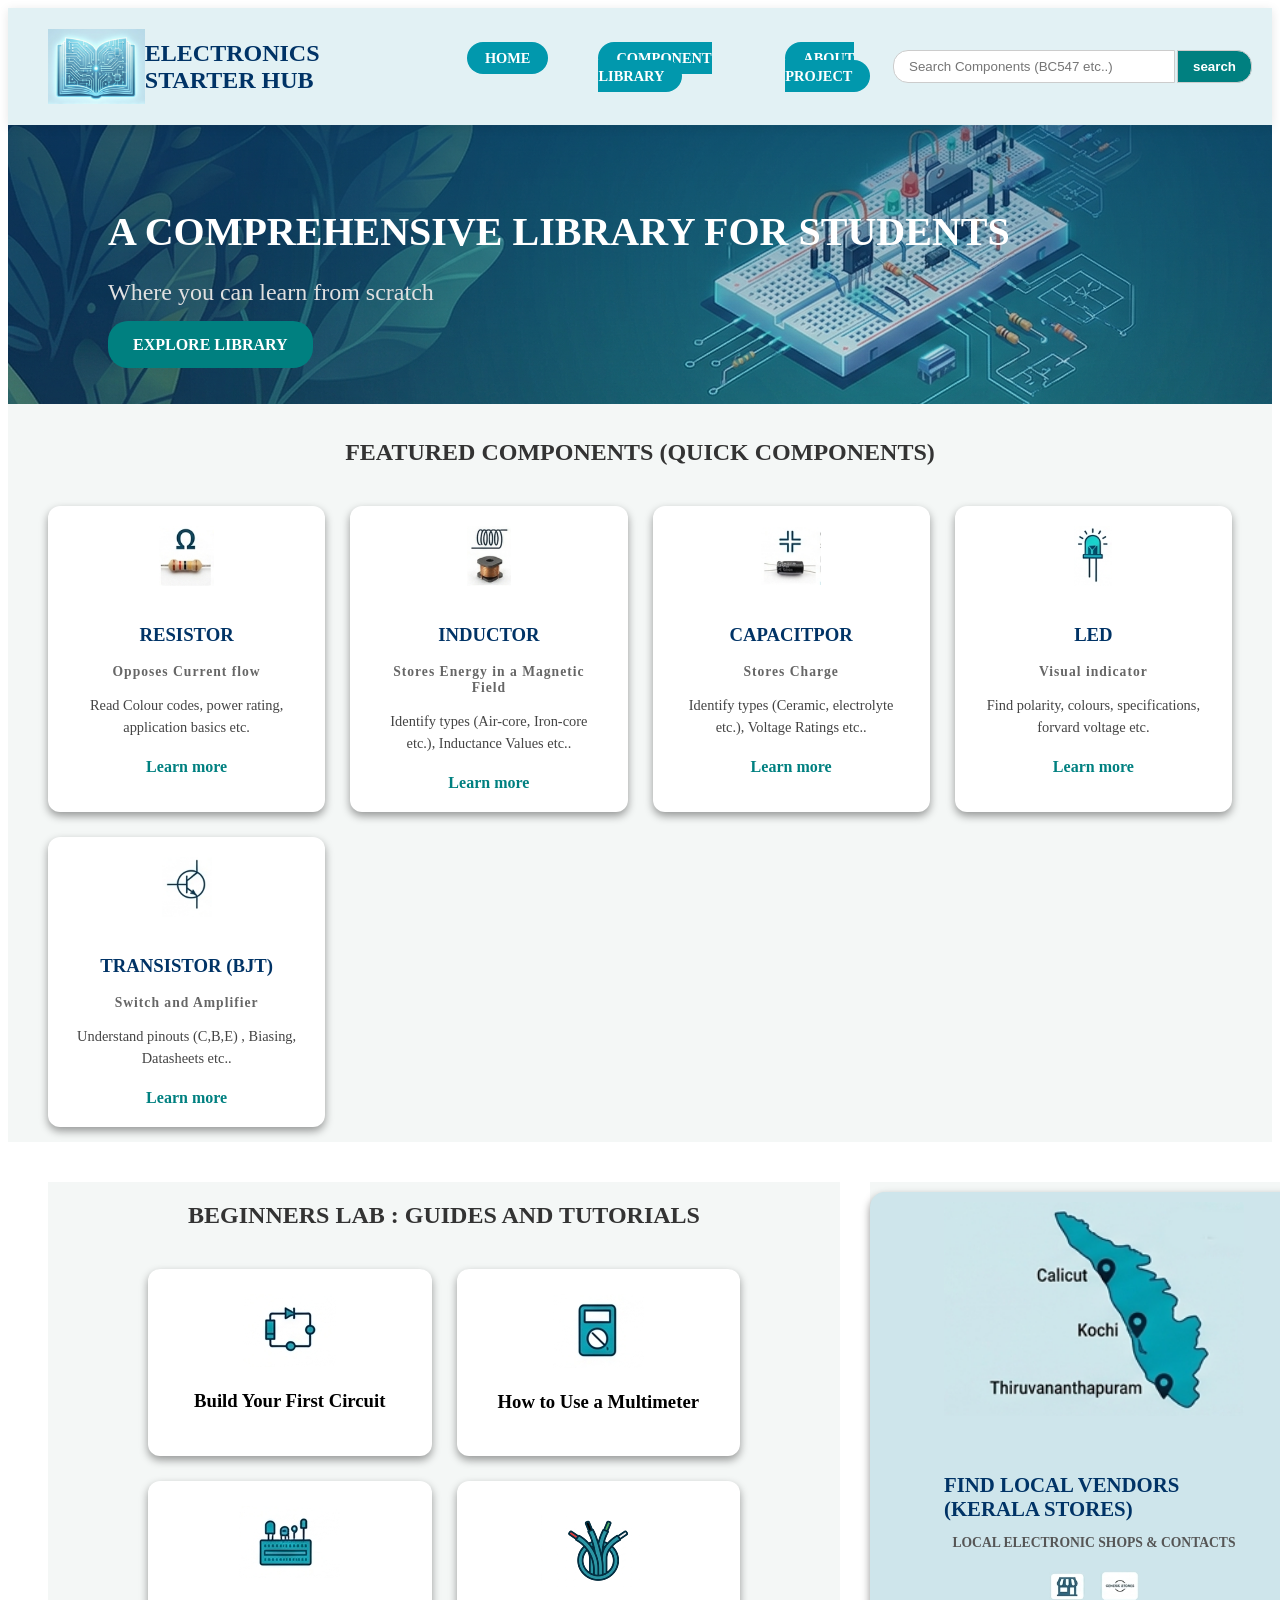
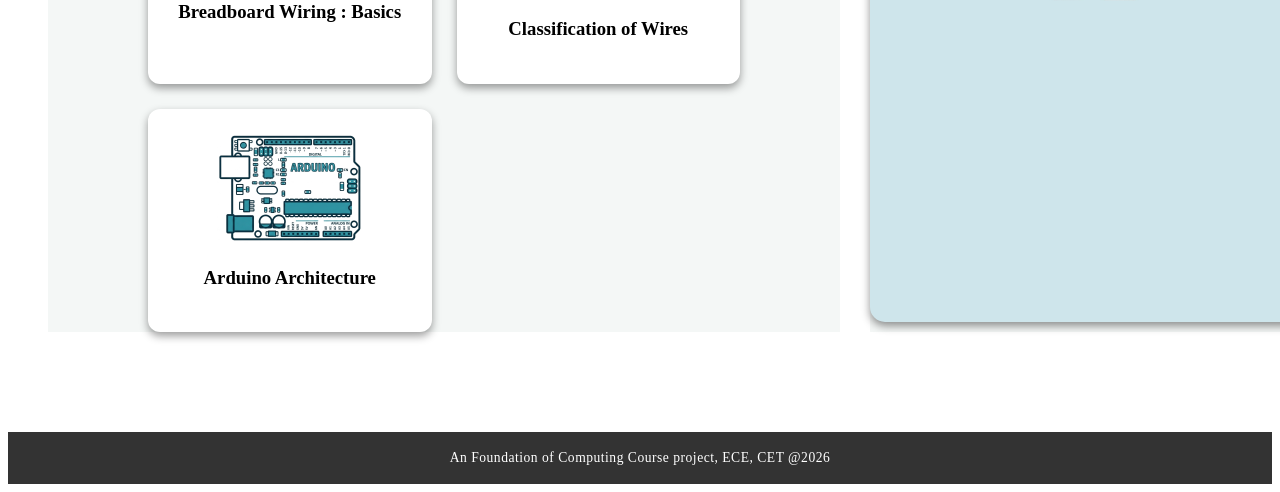
<file: index.html>
<!DOCTYPE html>

<html lang="en">
    <head>
        <meta charset="UTF-8">
        <meta name="viewport" content="width=device-width, initial-scale=1.0">
        <title> ELECTRONICS STARTER HUB </title>
        <link rel="stylesheet" href="style.css">
    </head>

    <body>
        
        <header> 
            <div class = "logo-section"> 
            <img src = "Images/Book logo main.png" alt = "Hub Logo">
            <span class="site-title">     ELECTRONICS STARTER HUB   </span>
            </div>

            <nav class = "Main-Menu" >
                <ul>
                    <li><a href = "index.html#HOME" class="active-btn"> HOME </a></li>
                    <li><a href = "component-library.html#COMPONENT LIBRARY " class="active-btn"> COMPONENT LIBRARY </a></li>
                    <li><a href = "about-us.html#ABOUT PROJECT " class="active-btn"> ABOUT PROJECT </a></li>
                </ul>
            </nav>

            <div class = "search-section">
                <form action = "/search" >  
                <input type="text" placeholder="Search Components (BC547 etc..)">
                <button type="Submit" > search </button>
                </form>
            </div>
        </header>

        <section class="img-writting"> 
            <div class="img-text">
                
                <h1> A COMPREHENSIVE LIBRARY FOR STUDENTS </h1>
                <p> Where you can learn from scratch </p>
                <a href="component-library.html" class ="explore-button-img"> EXPLORE LIBRARY</a>

            </div>
        </section>



        <main>
            <section id="library" class="featured-components">
                <h2>  FEATURED COMPONENTS (QUICK COMPONENTS)  </h2>

                <div class = "card-grid">



                    <div class ="card">
                        <img src = "Images/Resistor.png" alt="RESISTOR Icon">
                        <h3> RESISTOR </h3>
                        <h4> Opposes Current flow </h4>
                        <p> Read Colour codes, power rating, application basics etc. </p>
                        <a href= "resistor-section.html" class="learn-more" > Learn more </a>
                    </div>

                    <div class ="card">
                        <img src = "Images/inductor.png" alt="INDUCTOR Icon">
                        <h3>INDUCTOR</h3>
                        <h4>Stores Energy in a Magnetic Field</h4>
                        <p> Identify types (Air-core, Iron-core etc.), Inductance Values etc..  </p>
                        <a href= "Inductor-section.html" class="learn-more" > Learn more </a>
                    </div>
                    
                    <div class ="card">
                        <img src = "Images/Capacitor logo.png" alt="CAPACITPOR Icon">
                        <h3>CAPACITPOR</h3>
                        <h4>Stores Charge</h4>
                        <p> Identify types (Ceramic, electrolyte etc.), Voltage Ratings etc..  </p>
                        <a href= "Capacitor-section.html" class="learn-more" > Learn more </a>
                    </div>

                    <div class ="card">
                        <img src = "Images/Led logo.png" alt="LED Icon">
                        <h3> LED</h3>
                        <h4> Visual indicator </h4>
                        <p> Find polarity, colours, specifications, forvard voltage etc. </p>
                        <a href= "led-section.html" class="learn-more" > Learn more </a>
                    </div>

                    <div class ="card">
                        <img src = "Images/Transistor logo.png" alt="TRANSISTOR Icon">
                        <h3> TRANSISTOR (BJT)</h3>
                        <h4> Switch and Amplifier</h4>
                        <p> Understand pinouts (C,B,E) , Biasing, Datasheets etc.. </p>
                        <a href= "transistor-section.html" class="learn-more" > Learn more </a>
                    </div>

                </div>

            </section>

                <div class="bottom-modules-container"> 
                    <section id="Guides" class="guides-tutorials">
                        <h2> BEGINNERS LAB : GUIDES AND TUTORIALS  </h2>    
                        <div class="card-gt-grid">

                            <a href="circuit-guide.html" class="gt-card">
                                <img src="Images/Circuit.png" alt="Circuit Icon">
                                <h3>Build Your First Circuit</h3>
                            </a>

                            <a href="multimeter-guide.html" class="gt-card">
                                <img src="Images/Multimeter.png" alt="Multimeter Icon">
                                <h3>How to Use a Multimeter</h3>
                            </a>

                            <a href="breadboard-guide.html" class="gt-card">
                                <img src="Images/breadboard.png" alt="Breadboard Icon">
                                <h3>Breadboard Wiring : Basics</h3>
                            </a>
                            
                            <a href="wire-guide.html" class="gt-card">
                                <img src="Images/wire.png" alt="Breadboard Icon">
                                <h3>Classification of Wires</h3>
                            </a>
                                                
                            <a href="arduino-guide.html" class="gt-card">
                                <img src="Images/aurduino.png" alt="arduino Icon">
                                <h3>Arduino Architecture</h3>
                            </a>
                            
                        </div>
                    </section>
                    <section class="vendor-section">
                    
                        <a href="vendors.html" class="vendor-promo-card">
                            
                            <div class="vendor-card-content">
                                <img src="Images/Kerala.png" alt="Map Icon" class="kerala-map">
                            
                                <div class="vendor-info">
                                    <h2>FIND LOCAL VENDORS (KERALA STORES)</h2>
                                    <p>LOCAL ELECTRONIC SHOPS & CONTACTS</p>
                                    
                                    <div class="vendor-logos">
                                        <img src="Images/shop.png" alt="Shop 1">
                                        <img src="Images/Shop-generic.png" alt="Shop 2">
                                    </div>
                                </div>
                            </div>
                        
                        </a>

                    
                    </section>
                </div> </section>




            
        </main>

        <footer>
            <div class = "footer-content">
            <p> An Foundation of Computing Course project, ECE, CET @2026 </p>
            </div>
        </footer>
        <script src="script.js"></script>

    </body> 
</html>
</file>
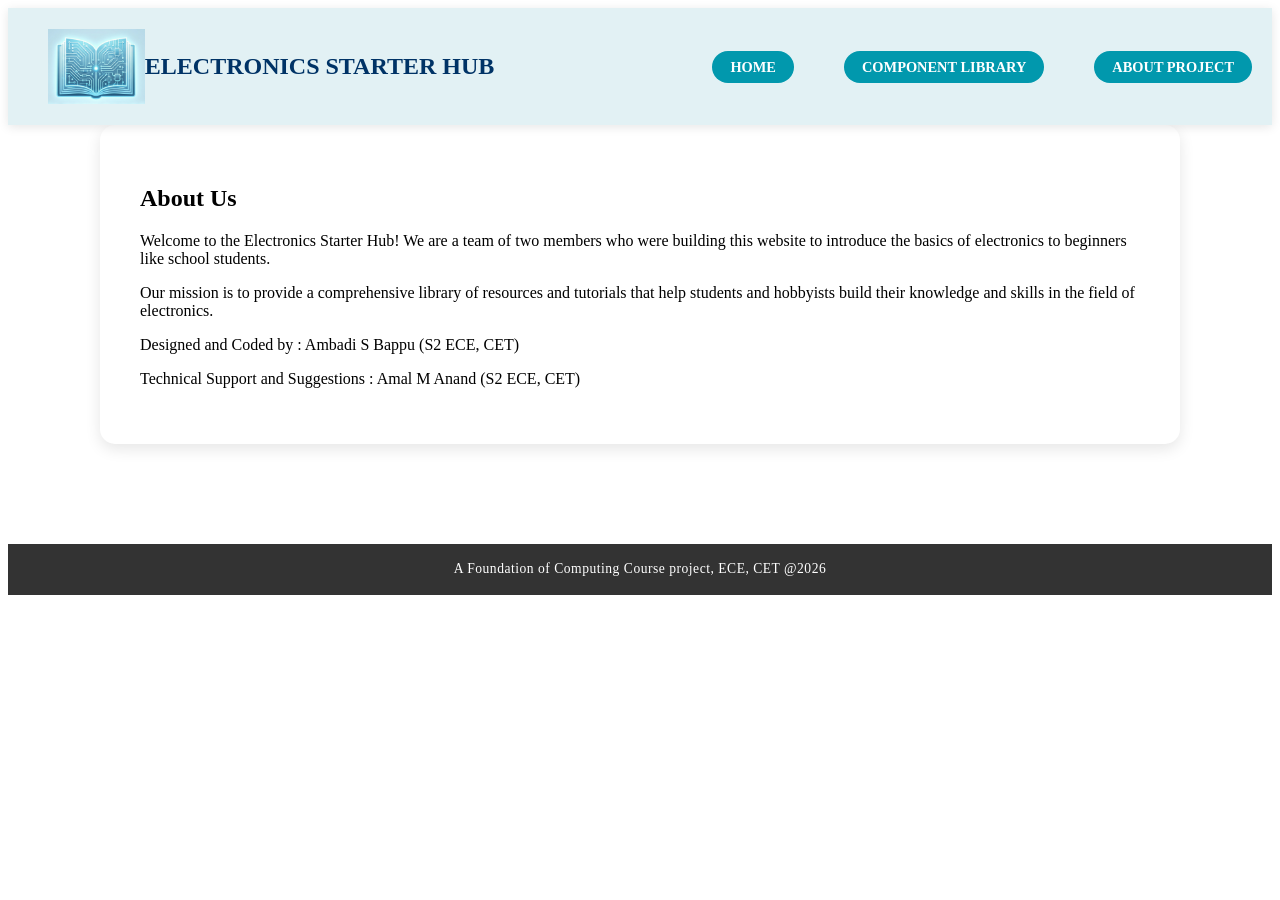
<file: about-us.html>
<!DOCTYPE html>

<html lang="en">
    <head>
        <meta charset="UTF-8">
        <meta name="viewport" content="width=device-width, initial-scale=1.0">
        <title> ELECTRONICS STARTER HUB </title>
        <link rel="stylesheet" href="style.css">
    </head>

<body>
    
    <header> 
        <div class = "logo-section"> 
        <img src = "Images/Book logo main.png" alt = "Hub Logo">
        <span class="site-title">     ELECTRONICS STARTER HUB   </span>
        </div>

        <nav class = "Main-Menu" >
            <ul>
                <li><a href = "index.html#HOME" class="active-btn"> HOME </a></li>
                <li><a href = "component-library.html#COMPONENT LIBRARY " class="active-btn"> COMPONENT LIBRARY </a></li>
                <li><a href = "about-us.html#ABOUT PROJECT " class="active-btn"> ABOUT PROJECT </a></li>
            </ul>
        </nav>


    </header>

    <main>
        <section class="component-details">
            <h2>About Us</h2>
            <p>Welcome to the Electronics Starter Hub! We are a team of two members who were building this website to introduce the basics of electronics to beginners like school students. </p>
            <p>Our mission is to provide a comprehensive library of resources and tutorials that help students and hobbyists build their knowledge and skills in the field of electronics. </p>
            <p> Designed and Coded by : Ambadi S Bappu (S2 ECE, CET) </p>
            <p> Technical Support and Suggestions : Amal M Anand (S2 ECE, CET) </p>

        </section>
    </main>

    <footer>
        <div class="footer-content">
            <p>A Foundation of Computing Course project, ECE, CET @2026</p>
        </div>
    </footer>
</body>
</html>
</file>
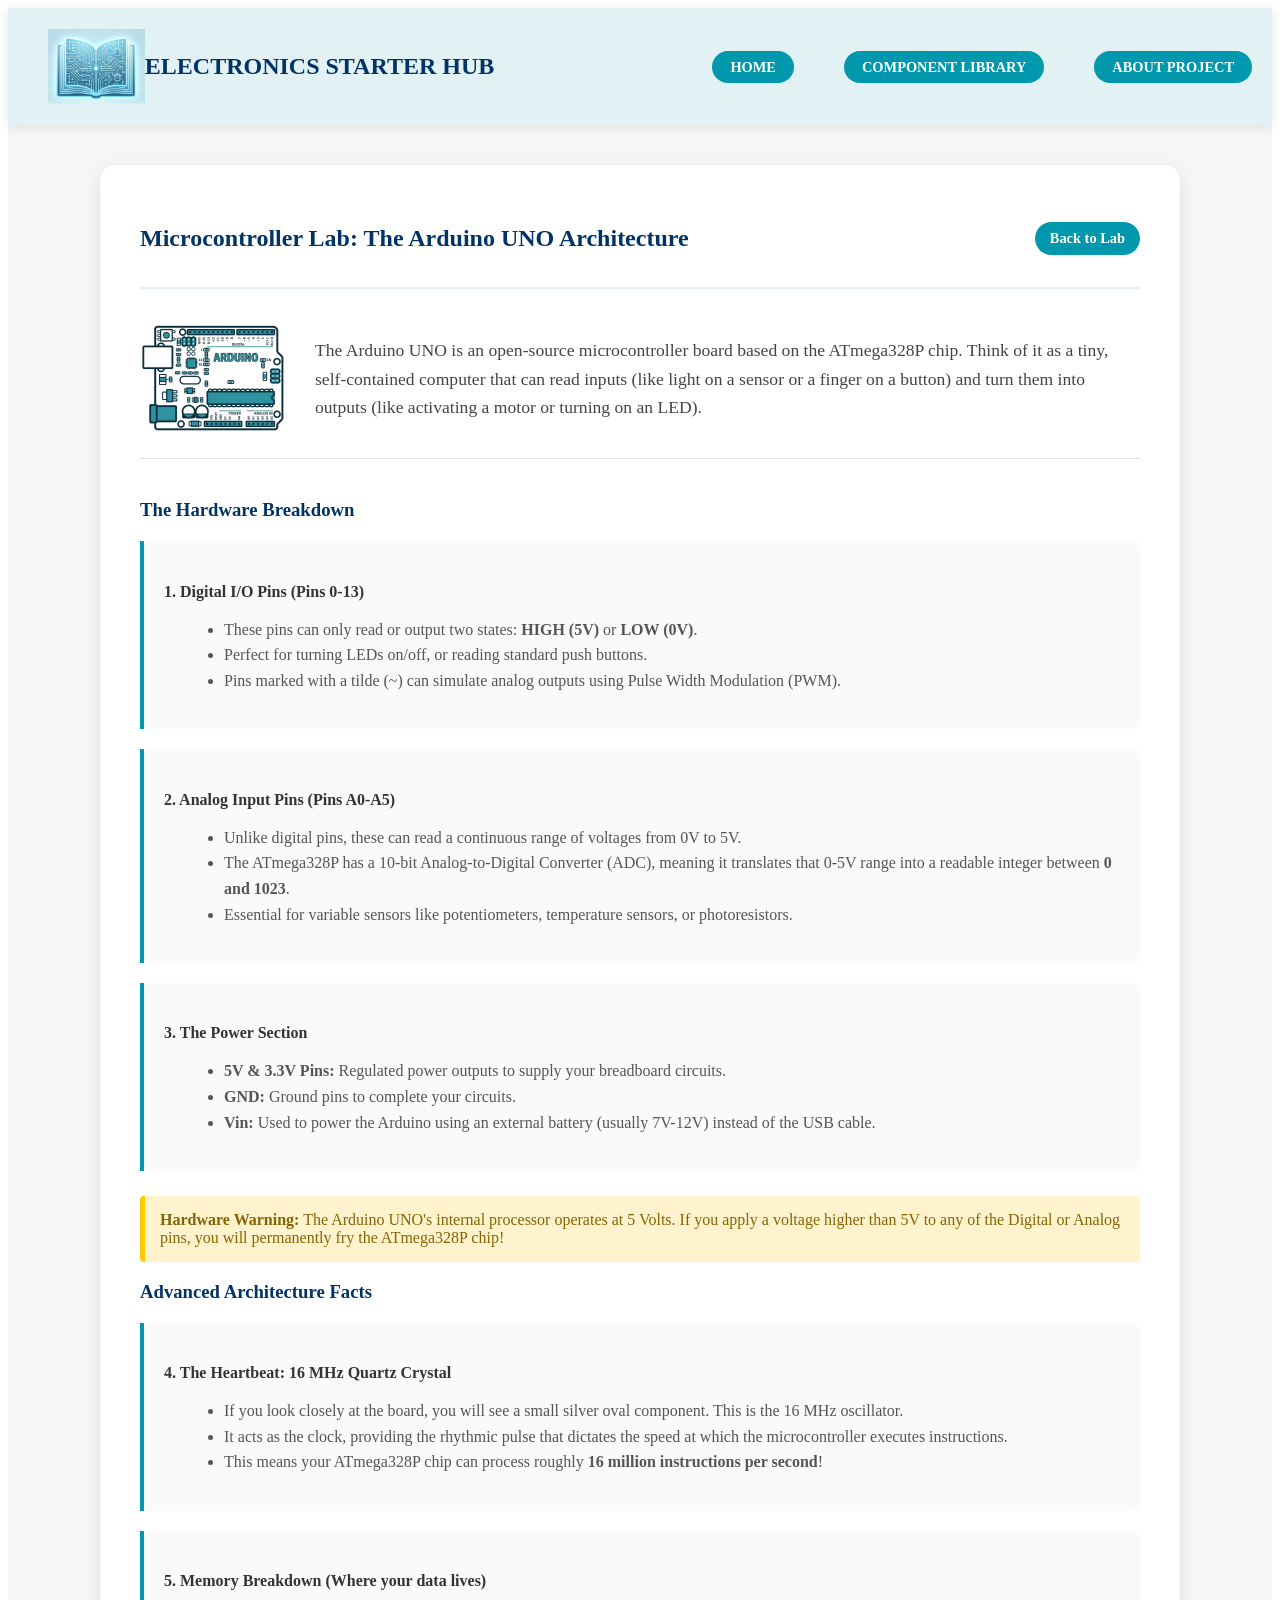
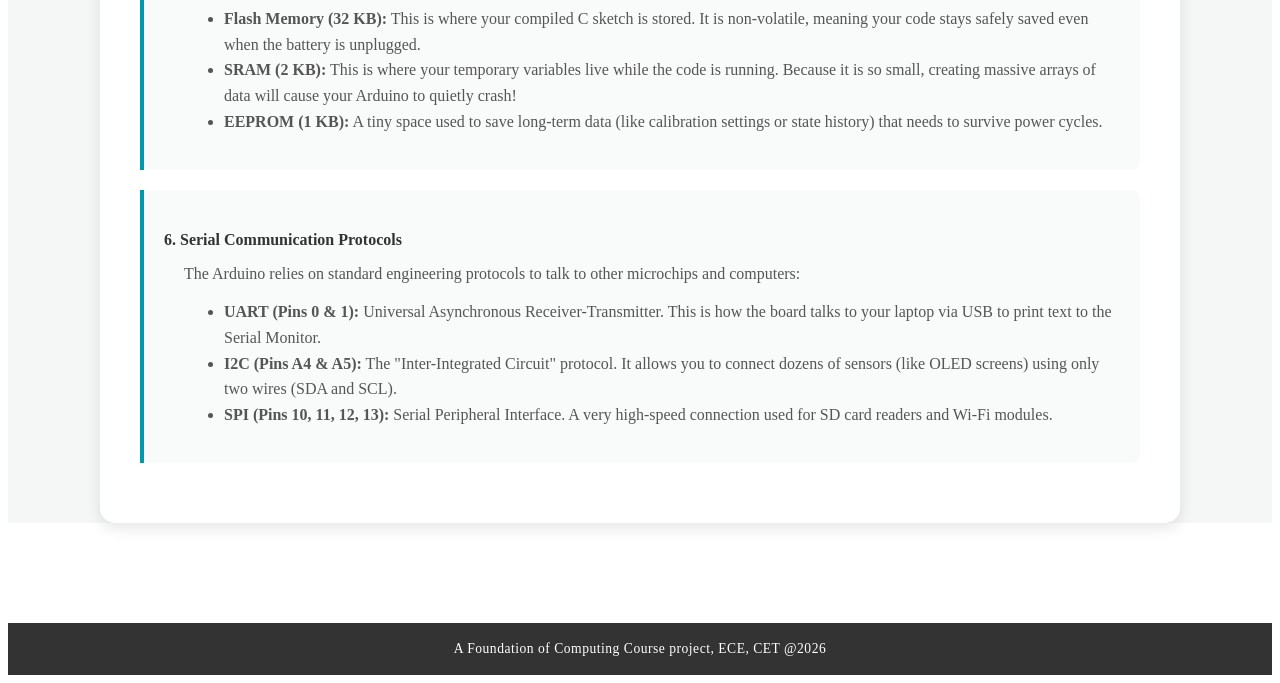
<file: arduino-guide.html>
<!DOCTYPE html>

<html lang="en">
    <head>
        <meta charset="UTF-8">
        <meta name="viewport" content="width=device-width, initial-scale=1.0">
        <title> ELECTRONICS STARTER HUB </title>
        <link rel="stylesheet" href="style.css">
    </head>
<body>

    <header> 
        <div class="logo-section"> 
            <img src="Images/Book logo main.png" alt="Hub Logo">
            <span class="site-title">ELECTRONICS STARTER HUB</span>
        </div>

        <nav class="Main-Menu">
            <ul>
                <li><a href = "index.html#HOME" class="active-btn"> HOME </a></li>
                <li><a href = "component-library.html#COMPONENT LIBRARY " class="active-btn"> COMPONENT LIBRARY </a></li>
                <li><a href = "about-us.html#ABOUT PROJECT " class="active-btn"> ABOUT PROJECT </a></li>
            </ul>
        </nav>
    </header>

    <main style="padding-top: 40px; background-color: #f4f7f6; min-height: 100vh;">
        
        <section class="component-details guide-layout">
            
            <div class="details-header">
                <h2>Microcontroller Lab: The Arduino UNO Architecture</h2>
                <a href="index.html#Arduino-Lab" class="close-btn">Back to Lab</a> 
            </div>

            <div class="guide-intro">
                <img src="Images/aurduino.png" alt="Arduino UNO" class="guide-hero-img">
                <p>The Arduino UNO is an open-source microcontroller board based on the ATmega328P chip. Think of it as a tiny, self-contained computer that can read inputs (like light on a sensor or a finger on a button) and turn them into outputs (like activating a motor or turning on an LED).</p>
            </div>

            <div class="tutorial-steps">
                <h3>The Hardware Breakdown</h3>
                
                <div class="step-card">
                    <h4>1. Digital I/O Pins (Pins 0-13)</h4>
                    <ul>
                        <li>These pins can only read or output two states: <strong>HIGH (5V)</strong> or <strong>LOW (0V)</strong>.</li>
                        <li>Perfect for turning LEDs on/off, or reading standard push buttons.</li>
                        <li>Pins marked with a tilde (~) can simulate analog outputs using Pulse Width Modulation (PWM).</li>
                    </ul>
                </div>

                <div class="step-card">
                    <h4>2. Analog Input Pins (Pins A0-A5)</h4>
                    <ul>
                        <li>Unlike digital pins, these can read a continuous range of voltages from 0V to 5V.</li>
                        <li>The ATmega328P has a 10-bit Analog-to-Digital Converter (ADC), meaning it translates that 0-5V range into a readable integer between <strong>0 and 1023</strong>.</li>
                        <li>Essential for variable sensors like potentiometers, temperature sensors, or photoresistors.</li>
                    </ul>
                </div>

                <div class="step-card">
                    <h4>3. The Power Section</h4>
                    <ul>
                        <li><strong>5V & 3.3V Pins:</strong> Regulated power outputs to supply your breadboard circuits.</li>
                        <li><strong>GND:</strong> Ground pins to complete your circuits.</li>
                        <li><strong>Vin:</strong> Used to power the Arduino using an external battery (usually 7V-12V) instead of the USB cable.</li>
                    </ul>
                </div>
            </div>

            <div class="warning-box">
                <strong>Hardware Warning:</strong> The Arduino UNO's internal processor operates at 5 Volts. If you apply a voltage higher than 5V to any of the Digital or Analog pins, you will permanently fry the ATmega328P chip!
            </div>

            <div class="tutorial-steps">
                <h3>Advanced Architecture Facts</h3>
                
                <div class="step-card">
                    <h4>4. The Heartbeat: 16 MHz Quartz Crystal</h4>
                    <ul>
                        <li>If you look closely at the board, you will see a small silver oval component. This is the 16 MHz oscillator.</li>
                        <li>It acts as the clock, providing the rhythmic pulse that dictates the speed at which the microcontroller executes instructions.</li>
                        <li>This means your ATmega328P chip can process roughly <strong>16 million instructions per second</strong>!</li>
                    </ul>
                </div>

                <div class="step-card">
                    <h4>5. Memory Breakdown (Where your data lives)</h4>
                    <ul>
                        <li><strong>Flash Memory (32 KB):</strong> This is where your compiled C sketch is stored. It is non-volatile, meaning your code stays safely saved even when the battery is unplugged.</li>
                        <li><strong>SRAM (2 KB):</strong> This is where your temporary variables live while the code is running. Because it is so small, creating massive arrays of data will cause your Arduino to quietly crash!</li>
                        <li><strong>EEPROM (1 KB):</strong> A tiny space used to save long-term data (like calibration settings or state history) that needs to survive power cycles.</li>
                    </ul>
                </div>

                <div class="step-card">
                    <h4>6. Serial Communication Protocols</h4>
                    <p style="color: #555; margin-bottom: 10px; margin-left: 20px;">The Arduino relies on standard engineering protocols to talk to other microchips and computers:</p>
                    <ul>
                        <li><strong>UART (Pins 0 & 1):</strong> Universal Asynchronous Receiver-Transmitter. This is how the board talks to your laptop via USB to print text to the Serial Monitor.</li>
                        <li><strong>I2C (Pins A4 & A5):</strong> The "Inter-Integrated Circuit" protocol. It allows you to connect dozens of sensors (like OLED screens) using only two wires (SDA and SCL).</li>
                        <li><strong>SPI (Pins 10, 11, 12, 13):</strong> Serial Peripheral Interface. A very high-speed connection used for SD card readers and Wi-Fi modules.</li>
                    </ul>
                </div>
            </div>

        </section>

    </main>

    <footer>
        <div class="footer-content">
            <p>A Foundation of Computing Course project, ECE, CET @2026</p>
        </div>
    </footer>

</body>
</html>
</file>
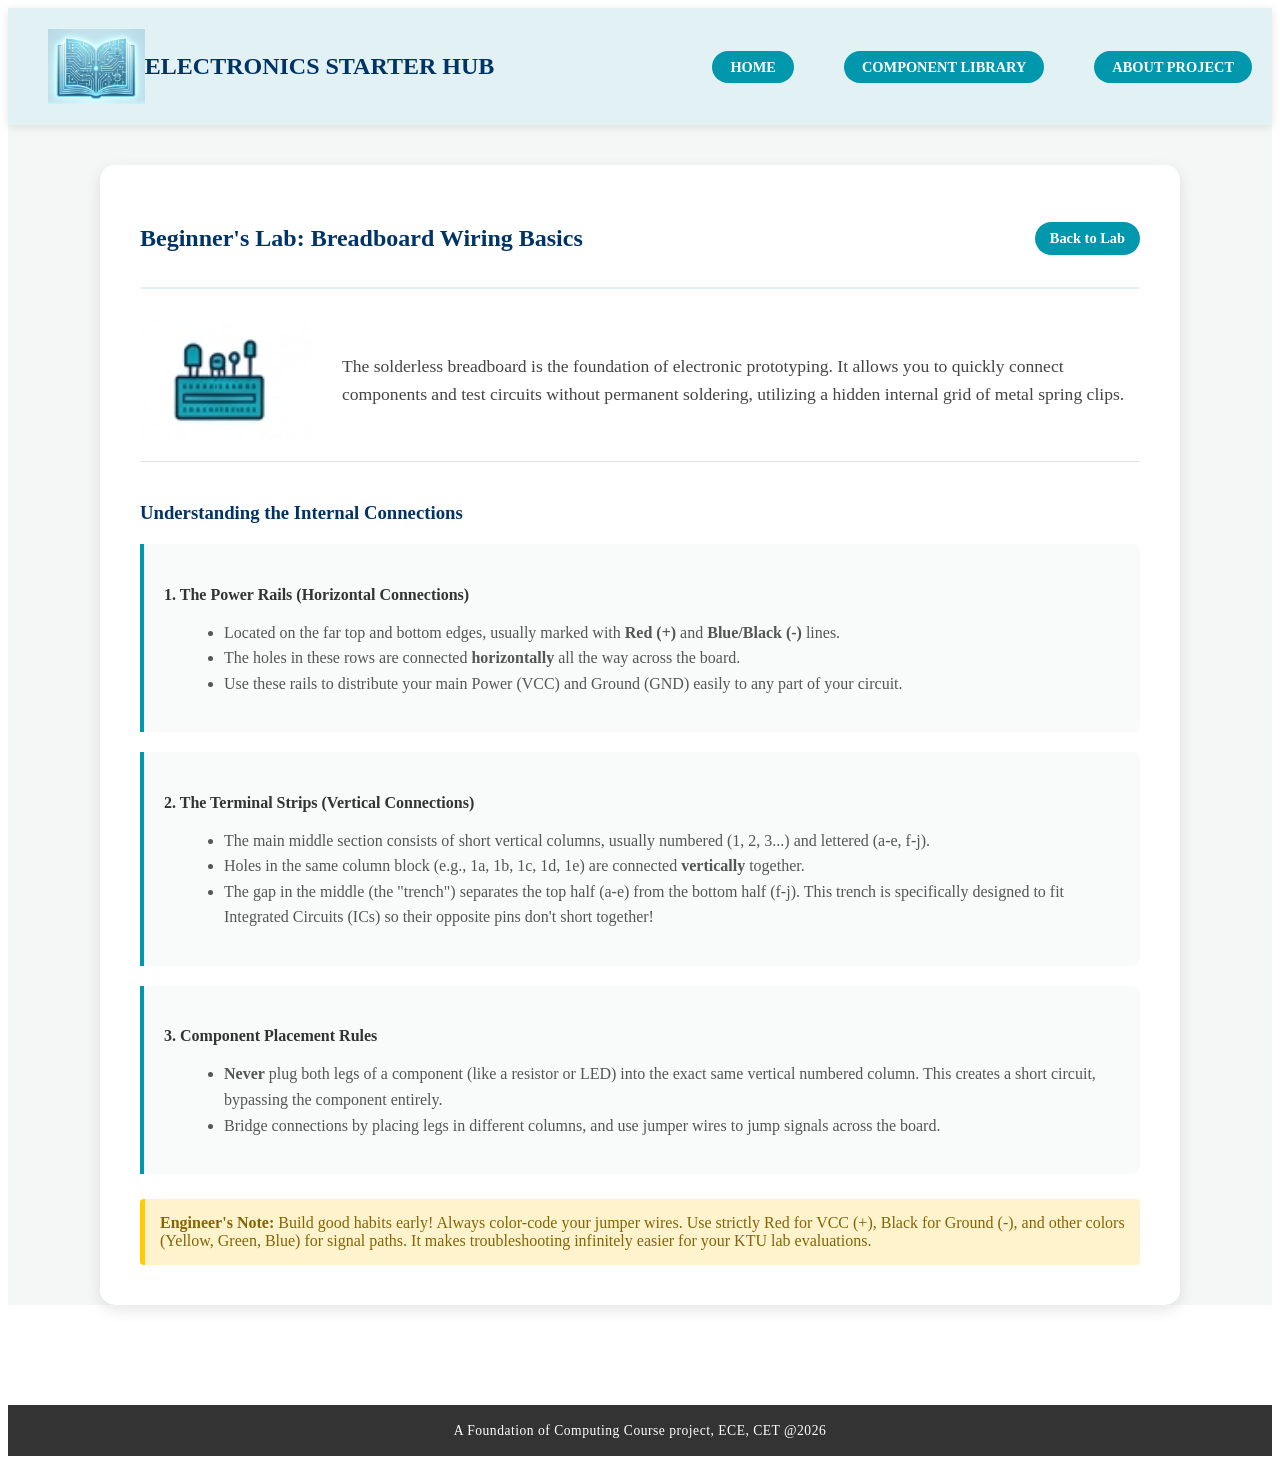
<file: breadboard-guide.html>
<!DOCTYPE html>

<html lang="en">
    <head>
        <meta charset="UTF-8">
        <meta name="viewport" content="width=device-width, initial-scale=1.0">
        <title> ELECTRONICS STARTER HUB </title>
        <link rel="stylesheet" href="style.css">
    </head>

<body>
    <header> 
        <div class = "logo-section"> 
        <img src = "Images/Book logo main.png" alt = "Hub Logo">
        <span class="site-title">     ELECTRONICS STARTER HUB   </span>
        </div>

        <nav class = "Main-Menu" >
            <ul>
                <li><a href = "index.html#HOME" class="active-btn"> HOME </a></li>
                <li><a href = "component-library.html#COMPONENT LIBRARY " class="active-btn"> COMPONENT LIBRARY </a></li>
                <li><a href = "about-us.html#ABOUT PROJECT " class="active-btn"> ABOUT PROJECT </a></li>
            </ul>
        </nav>

    </header>

    <main style="padding-top: 40px; background-color: #f4f7f6; min-height: 100vh;">
        
        <section class="component-details guide-layout">
            
            <div class="details-header">
                <h2>Beginner's Lab: Breadboard Wiring Basics</h2>
                <a href="index.html#Guides" class="close-btn">Back to Lab</a> 
            </div>

            <div class="guide-intro">
                <img src="Images/breadboard.png" alt="Solderless Breadboard" class="guide-hero-img">
                <p>The solderless breadboard is the foundation of electronic prototyping. It allows you to quickly connect components and test circuits without permanent soldering, utilizing a hidden internal grid of metal spring clips.</p>
            </div>

            <div class="tutorial-steps">
                <h3>Understanding the Internal Connections</h3>
                
                <div class="step-card">
                    <h4>1. The Power Rails (Horizontal Connections)</h4>
                    <ul>
                        <li>Located on the far top and bottom edges, usually marked with <strong>Red (+)</strong> and <strong>Blue/Black (-)</strong> lines.</li>
                        <li>The holes in these rows are connected <strong>horizontally</strong> all the way across the board.</li>
                        <li>Use these rails to distribute your main Power (VCC) and Ground (GND) easily to any part of your circuit.</li>
                    </ul>
                </div>

                <div class="step-card">
                    <h4>2. The Terminal Strips (Vertical Connections)</h4>
                    <ul>
                        <li>The main middle section consists of short vertical columns, usually numbered (1, 2, 3...) and lettered (a-e, f-j).</li>
                        <li>Holes in the same column block (e.g., 1a, 1b, 1c, 1d, 1e) are connected <strong>vertically</strong> together.</li>
                        <li>The gap in the middle (the "trench") separates the top half (a-e) from the bottom half (f-j). This trench is specifically designed to fit Integrated Circuits (ICs) so their opposite pins don't short together!</li>
                    </ul>
                </div>

                <div class="step-card">
                    <h4>3. Component Placement Rules</h4>
                    <ul>
                        <li><strong>Never</strong> plug both legs of a component (like a resistor or LED) into the exact same vertical numbered column. This creates a short circuit, bypassing the component entirely.</li>
                        <li>Bridge connections by placing legs in different columns, and use jumper wires to jump signals across the board.</li>
                    </ul>
                </div>
            </div>

            <div class="warning-box">
                <strong>Engineer's Note:</strong> Build good habits early! Always color-code your jumper wires. Use strictly Red for VCC (+), Black for Ground (-), and other colors (Yellow, Green, Blue) for signal paths. It makes troubleshooting infinitely easier for your KTU lab evaluations.
            </div>

        </section>

    </main>

    <footer>
        <div class="footer-content">
            <p>A Foundation of Computing Course project, ECE, CET @2026</p>
        </div>
    </footer>

</body>
</html>
</file>
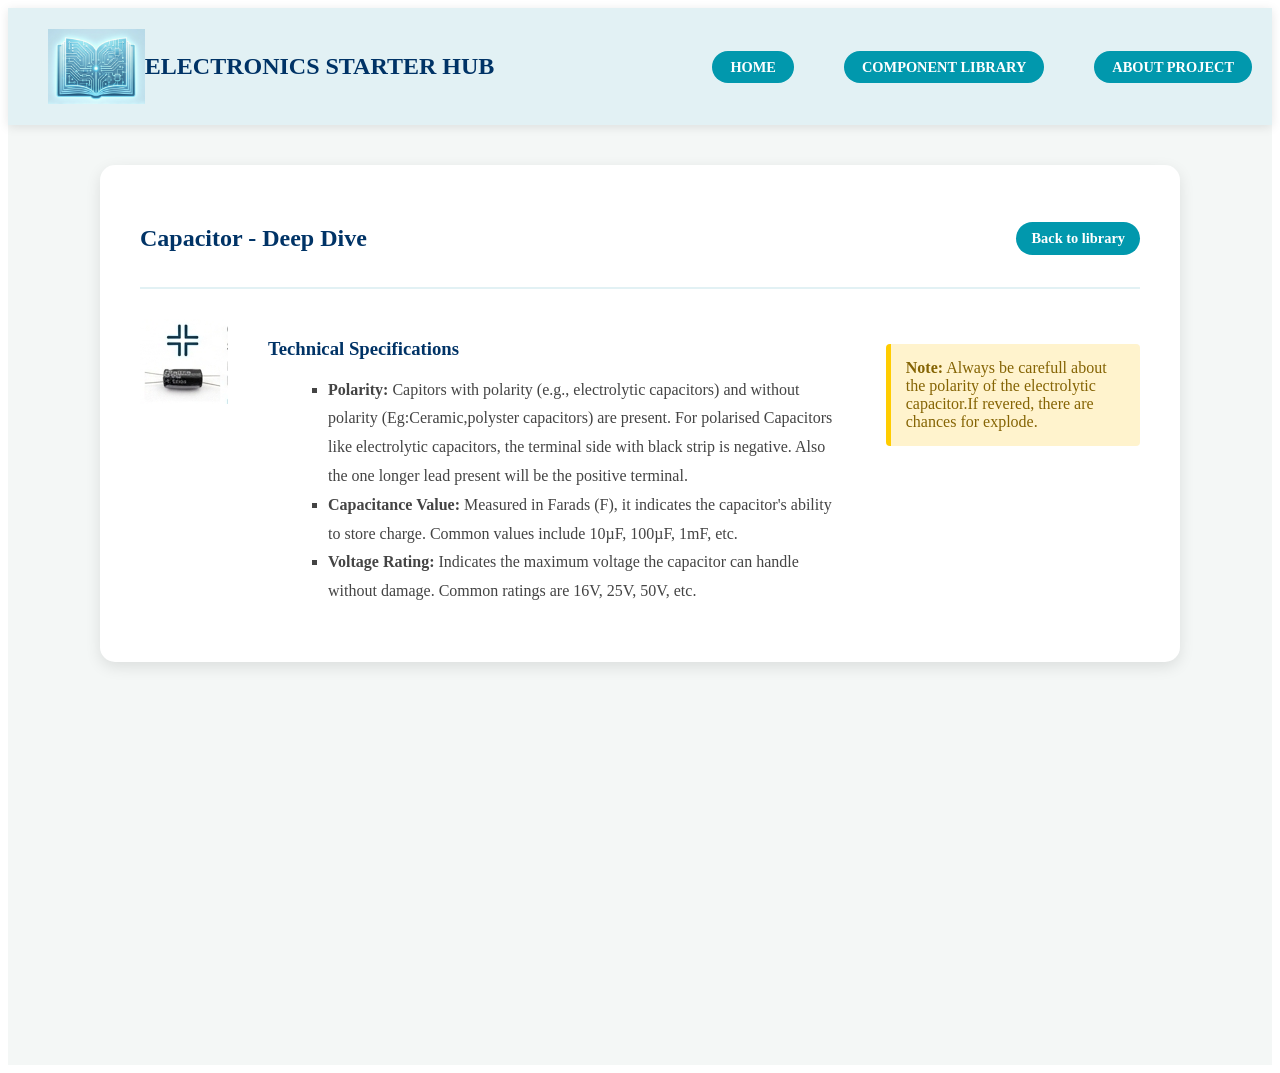
<file: Capacitor-section.html>
<!DOCTYPE html>

<html lang="en">
    <head>
        <meta charset="UTF-8">
        <meta name="viewport" content="width=device-width, initial-scale=1.0">
        <title> ELECTRONICS STARTER HUB </title>
        <link rel="stylesheet" href="style.css">
    </head>
    
    <body>
        <header>
            <div class = "logo-section"> 
                <img src = "Images/Book logo main.png" alt = "Hub Logo">
                <span class="site-title">     ELECTRONICS STARTER HUB   </span>
                </div>

                <nav class = "Main-Menu" >
                    <ul>
                <li><a href = "index.html#HOME" class="active-btn"> HOME </a></li>
                <li><a href = "component-library.html#COMPONENT LIBRARY " class="active-btn"> COMPONENT LIBRARY </a></li>
                <li><a href = "about-us.html#ABOUT PROJECT " class="active-btn"> ABOUT PROJECT </a></li>
                    </ul>
                </nav>


        </header>

        <section style="padding-top: 40px; background-color: #f4f7f6; min-height: 100vh;">
            <div class="component-details">
                <div class="details-header">
                    <h2>Capacitor - Deep Dive</h2>
                    <a href="index.html#library" class="close-btn">Back to library</a>
                </div>

                <div class="details-content">
                    
                    <img src="Images/Capacitor logo.png" alt="CAPACITPOR Icon">
                    <div class="technical-specs">
                        <h3>Technical Specifications</h3>
                        <ul>
                            <li><strong>Polarity:</strong> Capitors with polarity (e.g., electrolytic capacitors) and without polarity (Eg:Ceramic,polyster capacitors) are present. For polarised Capacitors like electrolytic capacitors, the terminal side with black strip is negative. Also the one longer lead present will be the positive terminal.</li>
                            <li><strong>Capacitance Value:</strong> Measured in Farads (F), it indicates the capacitor's ability to store charge. Common values include 10µF, 100µF, 1mF, etc.</li>
                            <li><strong>Voltage Rating:</strong> Indicates the maximum voltage the capacitor can handle without damage. Common ratings are 16V, 25V, 50V, etc.</
                        </ul>
                    </div>                
                    <div class="warning-box">
                        <strong>Note:</strong> Always be carefull about the polarity of the electrolytic capacitor.If revered,  there are chances for explode.</div>
                    </div>

                </div>

            </div>
        </section>
    </body>
</html>
</file>
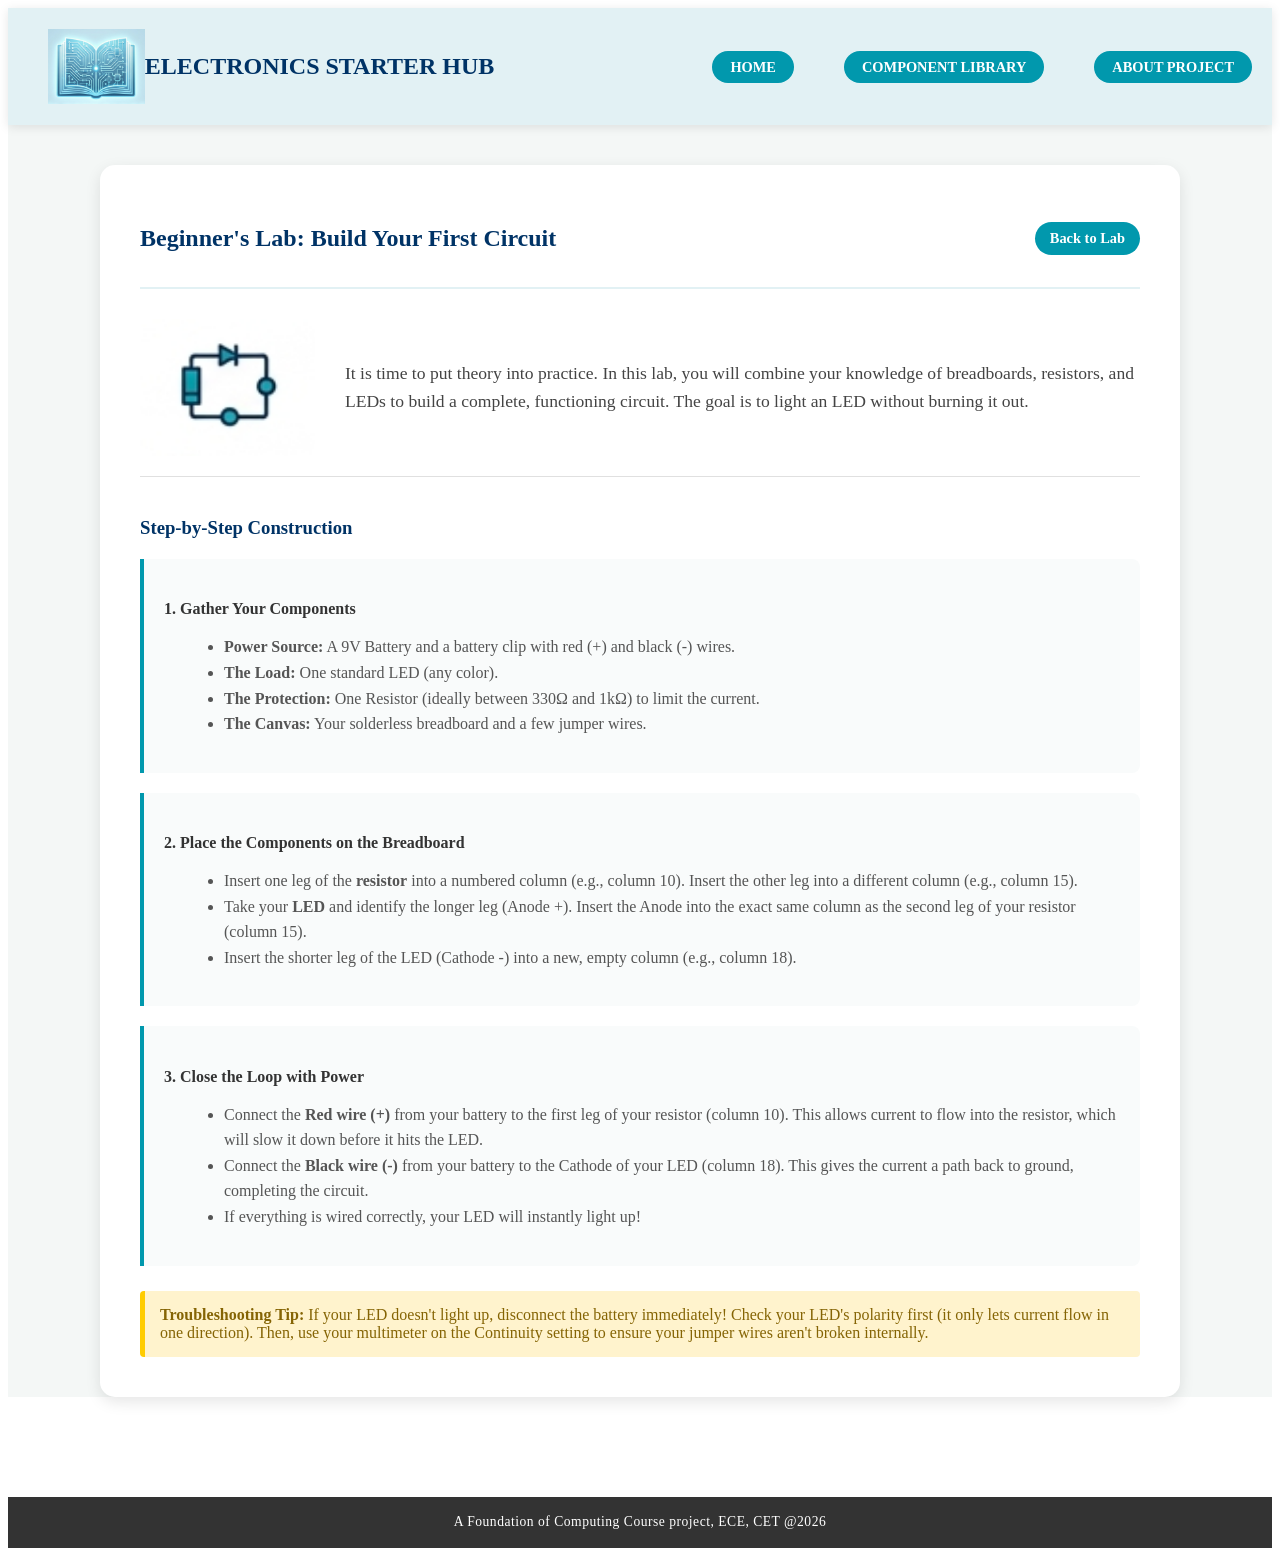
<file: circuit-guide.html>
<!DOCTYPE html>

<html lang="en">
    <head>
        <meta charset="UTF-8">
        <meta name="viewport" content="width=device-width, initial-scale=1.0">
        <title> ELECTRONICS STARTER HUB </title>
        <link rel="stylesheet" href="style.css">
    </head>
<body>

    <header> 
        <div class="logo-section"> 
            <img src="Images/Book logo main.png" alt="Hub Logo">
            <span class="site-title">ELECTRONICS STARTER HUB</span>
        </div>

        <nav class="Main-Menu">
            <ul>
                <li><a href = "index.html#HOME" class="active-btn"> HOME </a></li>
                <li><a href = "component-library.html#COMPONENT LIBRARY " class="active-btn"> COMPONENT LIBRARY </a></li>
                <li><a href = "about-us.html#ABOUT PROJECT " class="active-btn"> ABOUT PROJECT </a></li>
            </ul>
        </nav>
    </header>

    <main style="padding-top: 40px; background-color: #f4f7f6; min-height: 100vh;">
        
        <section class="component-details guide-layout">
            
            <div class="details-header">
                <h2>Beginner's Lab: Build Your First Circuit</h2>
                <a href="index.html#Guides" class="close-btn">Back to Lab</a> 
            </div>

            <div class="guide-intro">
                <img src="Images/Circuit.png" alt="Basic Circuit Diagram" class="guide-hero-img">
                <p>It is time to put theory into practice. In this lab, you will combine your knowledge of breadboards, resistors, and LEDs to build a complete, functioning circuit. The goal is to light an LED without burning it out.</p>
            </div>

            <div class="tutorial-steps">
                <h3>Step-by-Step Construction</h3>
                
                <div class="step-card">
                    <h4>1. Gather Your Components</h4>
                    <ul>
                        <li><strong>Power Source:</strong> A 9V Battery and a battery clip with red (+) and black (-) wires.</li>
                        <li><strong>The Load:</strong> One standard LED (any color).</li>
                        <li><strong>The Protection:</strong> One Resistor (ideally between 330Ω and 1kΩ) to limit the current.</li>
                        <li><strong>The Canvas:</strong> Your solderless breadboard and a few jumper wires.</li>
                    </ul>
                </div>

                <div class="step-card">
                    <h4>2. Place the Components on the Breadboard</h4>
                    <ul>
                        <li>Insert one leg of the <strong>resistor</strong> into a numbered column (e.g., column 10). Insert the other leg into a different column (e.g., column 15).</li>
                        <li>Take your <strong>LED</strong> and identify the longer leg (Anode +). Insert the Anode into the exact same column as the second leg of your resistor (column 15).</li>
                        <li>Insert the shorter leg of the LED (Cathode -) into a new, empty column (e.g., column 18).</li>
                    </ul>
                </div>

                <div class="step-card">
                    <h4>3. Close the Loop with Power</h4>
                    <ul>
                        <li>Connect the <strong>Red wire (+)</strong> from your battery to the first leg of your resistor (column 10). This allows current to flow into the resistor, which will slow it down before it hits the LED.</li>
                        <li>Connect the <strong>Black wire (-)</strong> from your battery to the Cathode of your LED (column 18). This gives the current a path back to ground, completing the circuit.</li>
                        <li>If everything is wired correctly, your LED will instantly light up!</li>
                    </ul>
                </div>
            </div>

            <div class="warning-box">
                <strong>Troubleshooting Tip:</strong> If your LED doesn't light up, disconnect the battery immediately! Check your LED's polarity first (it only lets current flow in one direction). Then, use your multimeter on the Continuity setting to ensure your jumper wires aren't broken internally.
            </div>

        </section>

    </main>

    <footer>
        <div class="footer-content">
            <p>A Foundation of Computing Course project, ECE, CET @2026</p>
        </div>
    </footer>

</body>
</html>
</file>
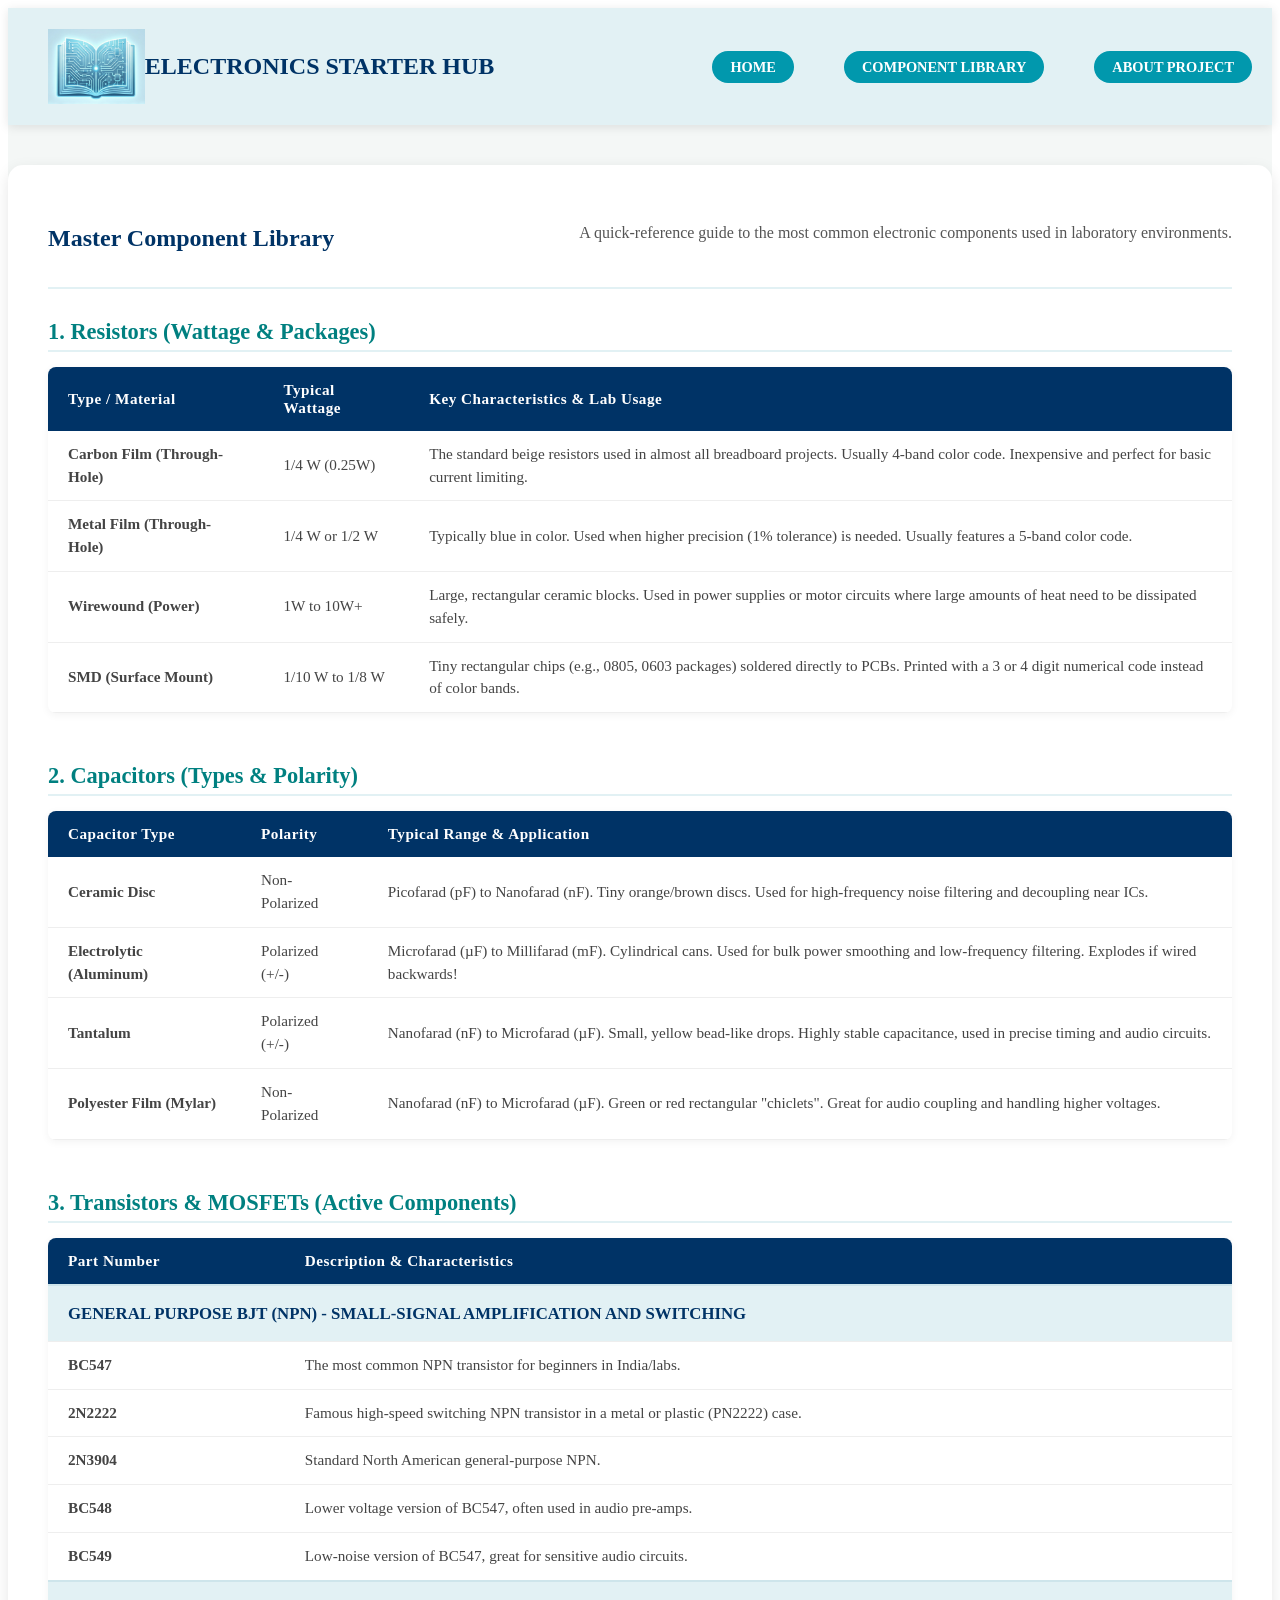
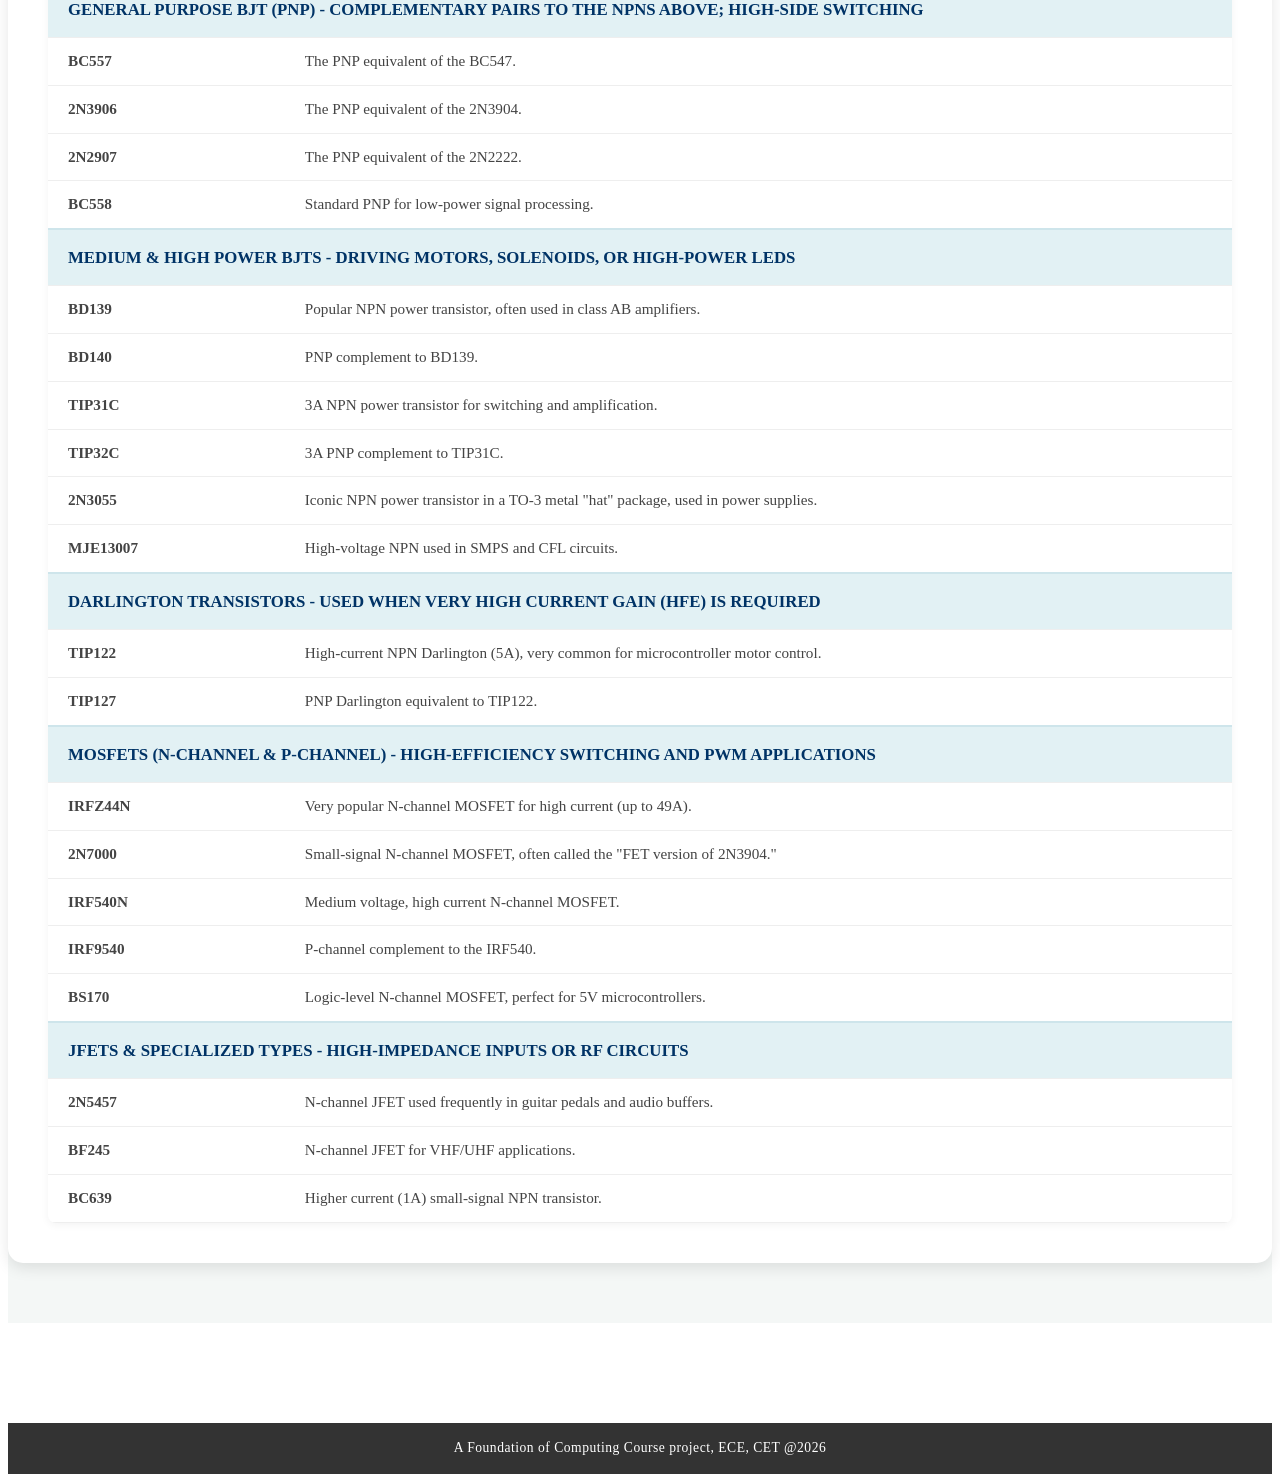
<file: component-library.html>
<!DOCTYPE html>

<html lang="en">
    <head>
        <meta charset="UTF-8">
        <meta name="viewport" content="width=device-width, initial-scale=1.0">
        <title> ELECTRONICS STARTER HUB </title>
        <link rel="stylesheet" href="style.css">
    </head>
<body>

    <header> 
        <div class="logo-section"> 
            <img src="Images/Book logo main.png" alt="Hub Logo">
            <span class="site-title">ELECTRONICS STARTER HUB</span>
        </div>

        <nav class="Main-Menu">
            <ul>
                <li><a href = "index.html#HOME" class="active-btn"> HOME </a></li>
                <li><a href = "component-library.html#COMPONENT LIBRARY " class="active-btn"> COMPONENT LIBRARY </a></li>
                <li><a href = "about-us.html#ABOUT PROJECT " class="active-btn"> ABOUT PROJECT </a></li>
            </ul>
        </nav>
    </header>

    <main style="padding-top: 40px; background-color: #f4f7f6; min-height: 100vh; padding-bottom: 60px;">
        
        <section class="component-details" style="max-width: 1200px;">
            
            <div class="details-header">
                <h2>Master Component Library</h2>
                <p style="color: #555; margin-top: 5px;">A quick-reference guide to the most common electronic components used in laboratory environments.</p>
            </div>

            <div class="library-section">
                <h3 class="table-title">1. Resistors (Wattage & Packages)</h3>
                <table class="library-table">
                    <thead>
                        <tr>
                            <th>Type / Material</th>
                            <th>Typical Wattage</th>
                            <th>Key Characteristics & Lab Usage</th>
                        </tr>
                    </thead>
                    <tbody>
                        <tr>
                            <td><strong>Carbon Film (Through-Hole)</strong></td>
                            <td>1/4 W (0.25W)</td>
                            <td>The standard beige resistors used in almost all breadboard projects. Usually 4-band color code. Inexpensive and perfect for basic current limiting.</td>
                        </tr>
                        <tr>
                            <td><strong>Metal Film (Through-Hole)</strong></td>
                            <td>1/4 W or 1/2 W</td>
                            <td>Typically blue in color. Used when higher precision (1% tolerance) is needed. Usually features a 5-band color code.</td>
                        </tr>
                        <tr>
                            <td><strong>Wirewound (Power)</strong></td>
                            <td>1W to 10W+</td>
                            <td>Large, rectangular ceramic blocks. Used in power supplies or motor circuits where large amounts of heat need to be dissipated safely.</td>
                        </tr>
                        <tr>
                            <td><strong>SMD (Surface Mount)</strong></td>
                            <td>1/10 W to 1/8 W</td>
                            <td>Tiny rectangular chips (e.g., 0805, 0603 packages) soldered directly to PCBs. Printed with a 3 or 4 digit numerical code instead of color bands.</td>
                        </tr>
                    </tbody>
                </table>
            </div>

            <div class="library-section" style="margin-top: 50px;">
                <h3 class="table-title">2. Capacitors (Types & Polarity)</h3>
                <table class="library-table">
                    <thead>
                        <tr>
                            <th>Capacitor Type</th>
                            <th>Polarity</th>
                            <th>Typical Range & Application</th>
                        </tr>
                    </thead>
                    <tbody>
                        <tr>
                            <td><strong>Ceramic Disc</strong></td>
                            <td>Non-Polarized</td>
                            <td>Picofarad (pF) to Nanofarad (nF). Tiny orange/brown discs. Used for high-frequency noise filtering and decoupling near ICs.</td>
                        </tr>
                        <tr>
                            <td><strong>Electrolytic (Aluminum)</strong></td>
                            <td>Polarized (+/-)</td>
                            <td>Microfarad (µF) to Millifarad (mF). Cylindrical cans. Used for bulk power smoothing and low-frequency filtering. Explodes if wired backwards!</td>
                        </tr>
                        <tr>
                            <td><strong>Tantalum</strong></td>
                            <td>Polarized (+/-)</td>
                            <td>Nanofarad (nF) to Microfarad (µF). Small, yellow bead-like drops. Highly stable capacitance, used in precise timing and audio circuits.</td>
                        </tr>
                        <tr>
                            <td><strong>Polyester Film (Mylar)</strong></td>
                            <td>Non-Polarized</td>
                            <td>Nanofarad (nF) to Microfarad (µF). Green or red rectangular "chiclets". Great for audio coupling and handling higher voltages.</td>
                        </tr>
                    </tbody>
                </table>
            </div>

            <div class="library-section" style="margin-top: 50px;">
                <h3 class="table-title">3. Transistors & MOSFETs (Active Components)</h3>
                <table class="library-table">
                    <thead>
                        <tr>
                            <th style="width: 20%;">Part Number</th>
                            <th>Description & Characteristics</th>
                        </tr>
                    </thead>
                    <tbody>
                        <tr class="table-subheading"><td colspan="2">General Purpose BJT (NPN) - Small-signal amplification and switching</td></tr>
                        <tr><td><strong>BC547</strong></td><td>The most common NPN transistor for beginners in India/labs.</td></tr>
                        <tr><td><strong>2N2222</strong></td><td>Famous high-speed switching NPN transistor in a metal or plastic (PN2222) case.</td></tr>
                        <tr><td><strong>2N3904</strong></td><td>Standard North American general-purpose NPN.</td></tr>
                        <tr><td><strong>BC548</strong></td><td>Lower voltage version of BC547, often used in audio pre-amps.</td></tr>
                        <tr><td><strong>BC549</strong></td><td>Low-noise version of BC547, great for sensitive audio circuits.</td></tr>

                        <tr class="table-subheading"><td colspan="2">General Purpose BJT (PNP) - Complementary pairs to the NPNs above; high-side switching</td></tr>
                        <tr><td><strong>BC557</strong></td><td>The PNP equivalent of the BC547.</td></tr>
                        <tr><td><strong>2N3906</strong></td><td>The PNP equivalent of the 2N3904.</td></tr>
                        <tr><td><strong>2N2907</strong></td><td>The PNP equivalent of the 2N2222.</td></tr>
                        <tr><td><strong>BC558</strong></td><td>Standard PNP for low-power signal processing.</td></tr>

                        <tr class="table-subheading"><td colspan="2">Medium & High Power BJTs - Driving motors, solenoids, or high-power LEDs</td></tr>
                        <tr><td><strong>BD139</strong></td><td>Popular NPN power transistor, often used in class AB amplifiers.</td></tr>
                        <tr><td><strong>BD140</strong></td><td>PNP complement to BD139.</td></tr>
                        <tr><td><strong>TIP31C</strong></td><td>3A NPN power transistor for switching and amplification.</td></tr>
                        <tr><td><strong>TIP32C</strong></td><td>3A PNP complement to TIP31C.</td></tr>
                        <tr><td><strong>2N3055</strong></td><td>Iconic NPN power transistor in a TO-3 metal "hat" package, used in power supplies.</td></tr>
                        <tr><td><strong>MJE13007</strong></td><td>High-voltage NPN used in SMPS and CFL circuits.</td></tr>

                        <tr class="table-subheading"><td colspan="2">Darlington Transistors - Used when very high current gain (hFE) is required</td></tr>
                        <tr><td><strong>TIP122</strong></td><td>High-current NPN Darlington (5A), very common for microcontroller motor control.</td></tr>
                        <tr><td><strong>TIP127</strong></td><td>PNP Darlington equivalent to TIP122.</td></tr>

                        <tr class="table-subheading"><td colspan="2">MOSFETs (N-Channel & P-Channel) - High-efficiency switching and PWM applications</td></tr>
                        <tr><td><strong>IRFZ44N</strong></td><td>Very popular N-channel MOSFET for high current (up to 49A).</td></tr>
                        <tr><td><strong>2N7000</strong></td><td>Small-signal N-channel MOSFET, often called the "FET version of 2N3904."</td></tr>
                        <tr><td><strong>IRF540N</strong></td><td>Medium voltage, high current N-channel MOSFET.</td></tr>
                        <tr><td><strong>IRF9540</strong></td><td>P-channel complement to the IRF540.</td></tr>
                        <tr><td><strong>BS170</strong></td><td>Logic-level N-channel MOSFET, perfect for 5V microcontrollers.</td></tr>

                        <tr class="table-subheading"><td colspan="2">JFETs & Specialized Types - High-impedance inputs or RF circuits</td></tr>
                        <tr><td><strong>2N5457</strong></td><td>N-channel JFET used frequently in guitar pedals and audio buffers.</td></tr>
                        <tr><td><strong>BF245</strong></td><td>N-channel JFET for VHF/UHF applications.</td></tr>
                        <tr><td><strong>BC639</strong></td><td>Higher current (1A) small-signal NPN transistor.</td></tr>
                    </tbody>
                </table>
            </div>

        </section>

    </main>

    <footer>
        <div class="footer-content">
            <p>A Foundation of Computing Course project, ECE, CET @2026</p>
        </div>
    </footer>

</body>
</html>
</file>
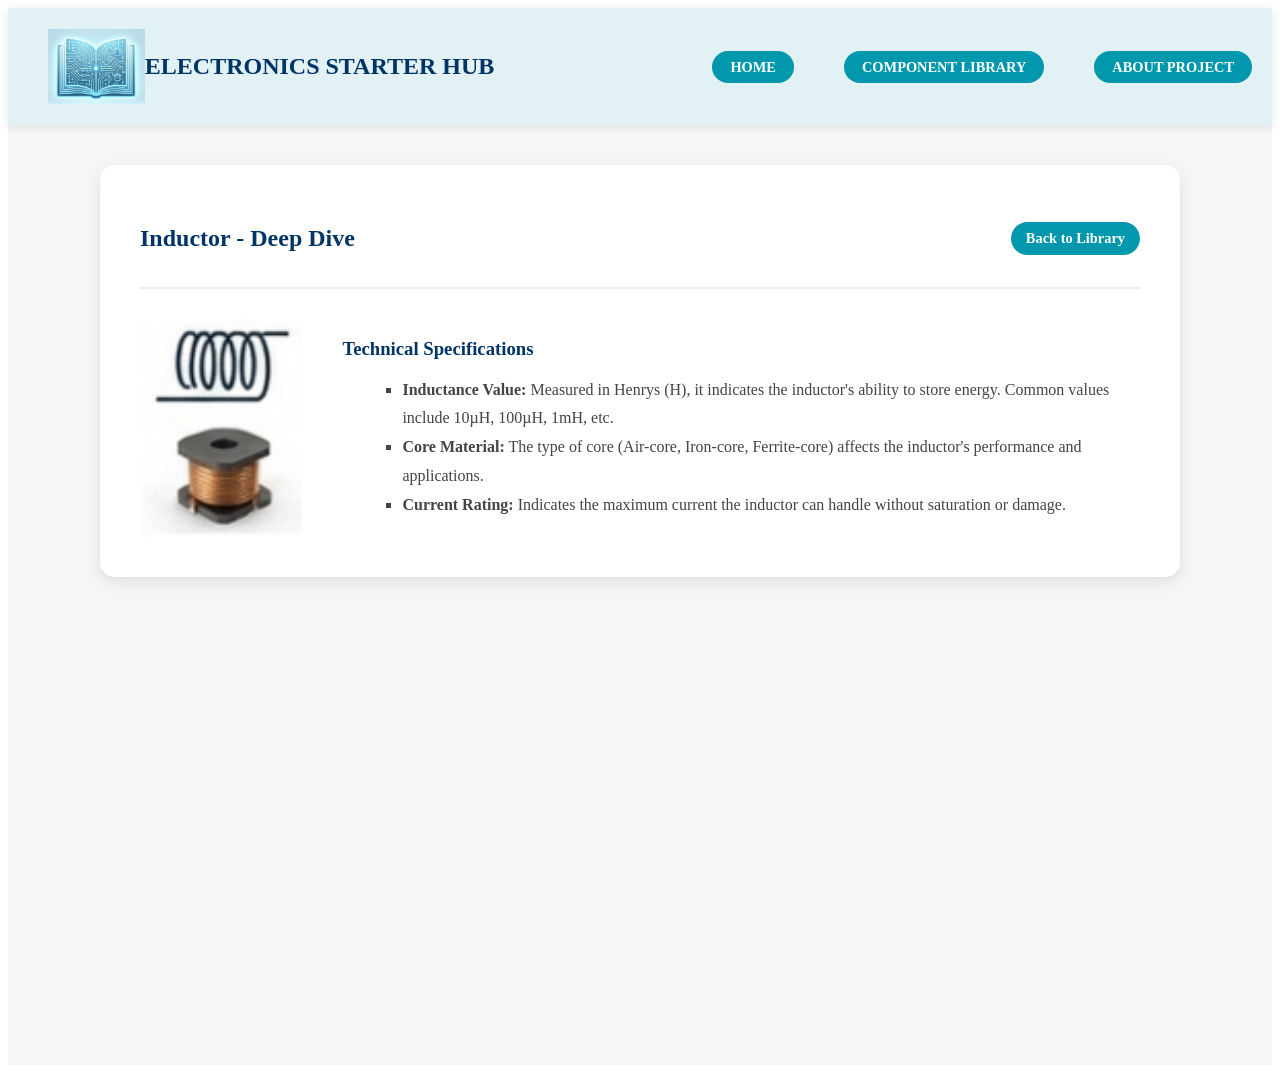
<file: Inductor-section.html>
<!DOCTYPE html>

<html lang="en">
    <head>
        <meta charset="UTF-8">
        <meta name="viewport" content="width=device-width, initial-scale=1.0">
        <title> ELECTRONICS STARTER HUB </title>
        <link rel="stylesheet" href="style.css">
    </head>
<body> 
<header>
    <div class = "logo-section"> 
        <img src = "Images/Book logo main.png" alt = "Hub Logo">
        <span class="site-title">     ELECTRONICS STARTER HUB   </span>
        </div>

        <nav class = "Main-Menu" >
            <ul>
                <li><a href = "index.html#HOME" class="active-btn"> HOME </a></li>
                <li><a href = "component-library.html#COMPONENT LIBRARY " class="active-btn"> COMPONENT LIBRARY </a></li>
                <li><a href = "about-us.html#ABOUT PROJECT " class="active-btn"> ABOUT PROJECT </a></li>
            </ul>
        </nav>


</header>   

<section style="padding-top: 40px; background-color: #f4f7f6; min-height: 100vh;">
    <div class="component-details">
        <div class="details-header">
            <h2> Inductor - Deep Dive </h2>
            <a href="index.html#library" class="close-btn">Back to Library</a>
        </div>

        <div class="details-content">
            <img src="Images/inductor.png" alt="INDUCTOR Icon">
            <div class="technical-specs">
                <h3>Technical Specifications</h3>
                <ul>
                    <li><strong>Inductance Value:</strong> Measured in Henrys (H), it indicates the inductor's ability to store energy. Common values include 10µH, 100µH, 1mH, etc.</li>
                    <li><strong>Core Material:</strong> The type of core (Air-core, Iron-core, Ferrite-core) affects the inductor's performance and applications.</li>
                    <li><strong>Current Rating:</strong> Indicates the maximum current the inductor can handle without saturation or damage.</li>
                </ul>
            </div>
        </div>
    </div>  
</section>

</body>
</html>
</file>
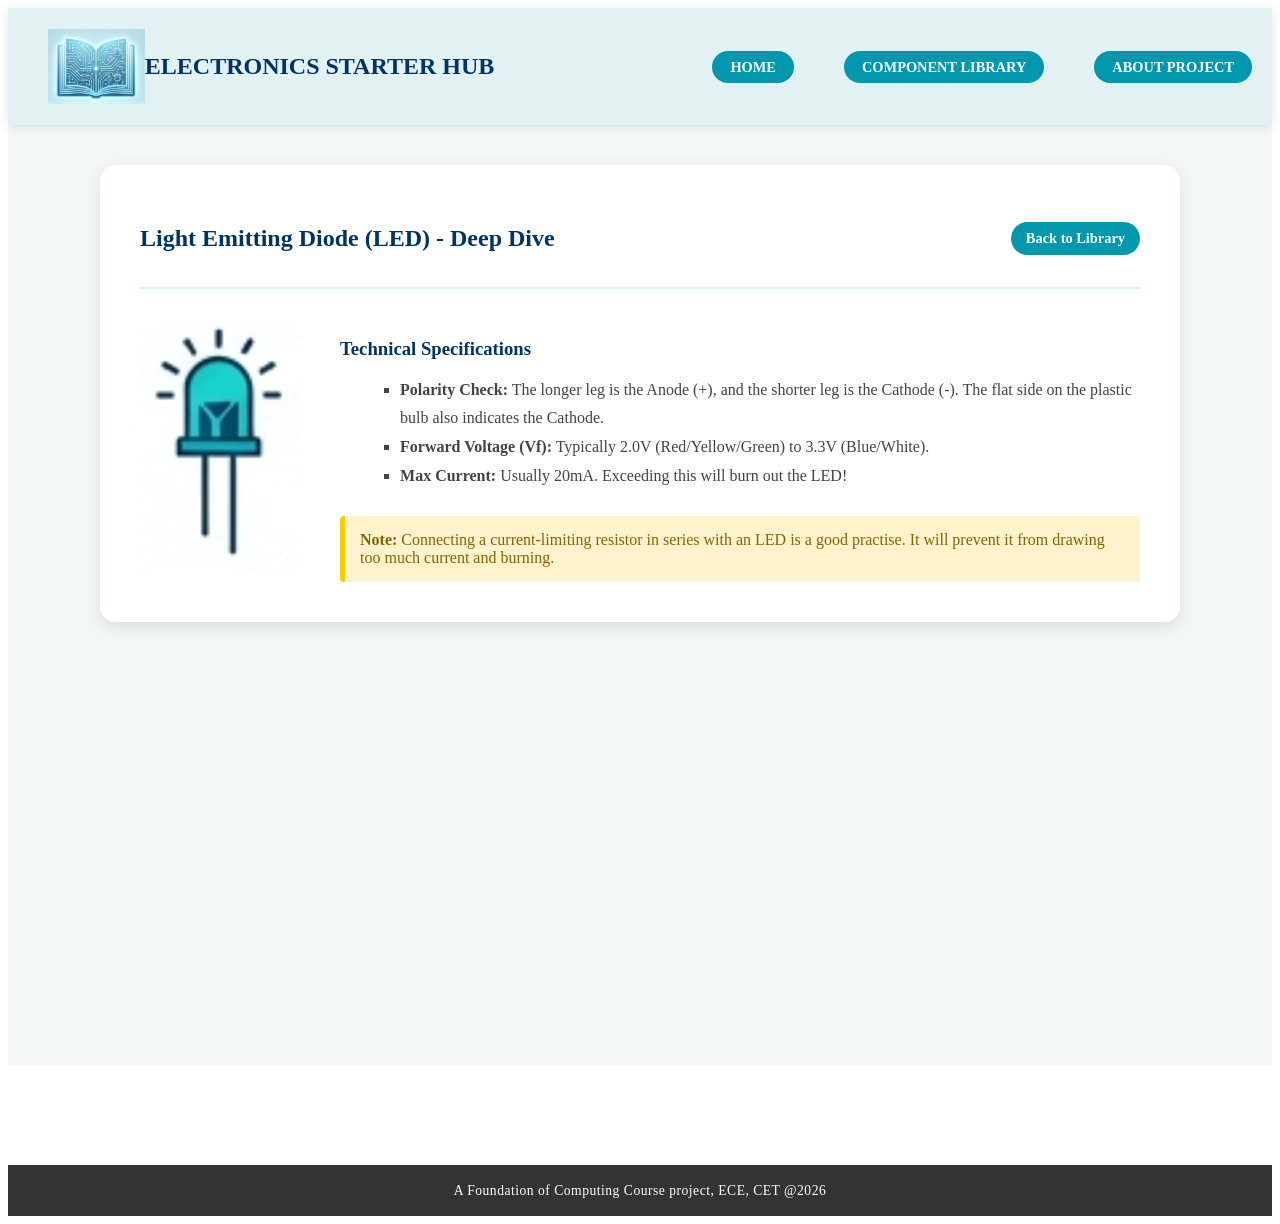
<file: led-section.html>
<!DOCTYPE html>

<html lang="en">
    <head>
        <meta charset="UTF-8">
        <meta name="viewport" content="width=device-width, initial-scale=1.0">
        <title> ELECTRONICS STARTER HUB </title>
        <link rel="stylesheet" href="style.css">
    </head>
<body>
<header>
    <div class = "logo-section"> 
        <img src = "Images/Book logo main.png" alt = "Hub Logo">
        <span class="site-title">     ELECTRONICS STARTER HUB   </span>
        </div>

        <nav class = "Main-Menu" >
            <ul>
                <li><a href = "index.html#HOME" class="active-btn"> HOME </a></li>
                <li><a href = "component-library.html#COMPONENT LIBRARY " class="active-btn"> COMPONENT LIBRARY </a></li>
                <li><a href = "about-us.html#ABOUT PROJECT " class="active-btn"> ABOUT PROJECT </a></li>
            </ul>
        </nav>


        </div>
</header>

<main style="padding-top: 40px; background-color: #f4f7f6; min-height: 100vh;">
        
        <section class="component-details">
            
            <div class="details-header">
                <h2>Light Emitting Diode (LED) - Deep Dive</h2>
                <a href="index.html#library" class="close-btn">Back to Library</a> 
            </div>

            <div class="details-content">
                <img src="Images/Led logo.png" alt="LED Component">
                
                <div class="technical-specs">
                    <h3>Technical Specifications</h3>
                    <ul>
                        <li><strong>Polarity Check:</strong> The longer leg is the Anode (+), and the shorter leg is the Cathode (-). The flat side on the plastic bulb also indicates the Cathode.</li>
                        <li><strong>Forward Voltage (Vf):</strong> Typically 2.0V (Red/Yellow/Green) to 3.3V (Blue/White).</li>
                        <li><strong>Max Current:</strong> Usually 20mA. Exceeding this will burn out the LED!</li>
                    </ul>
                    
                    <div class="warning-box">
                        <strong>Note:</strong> Connecting a current-limiting resistor in series with an LED is a good practise. It will prevent it from drawing too much current and burning.
                    </div>
                </div>
            </div>

        </section>

    </main>

    <footer>
        <div class="footer-content">
            <p>A Foundation of Computing Course project, ECE, CET @2026</p>
        </div>
    </footer>

</body>
</html>



</body>

</html>
</file>
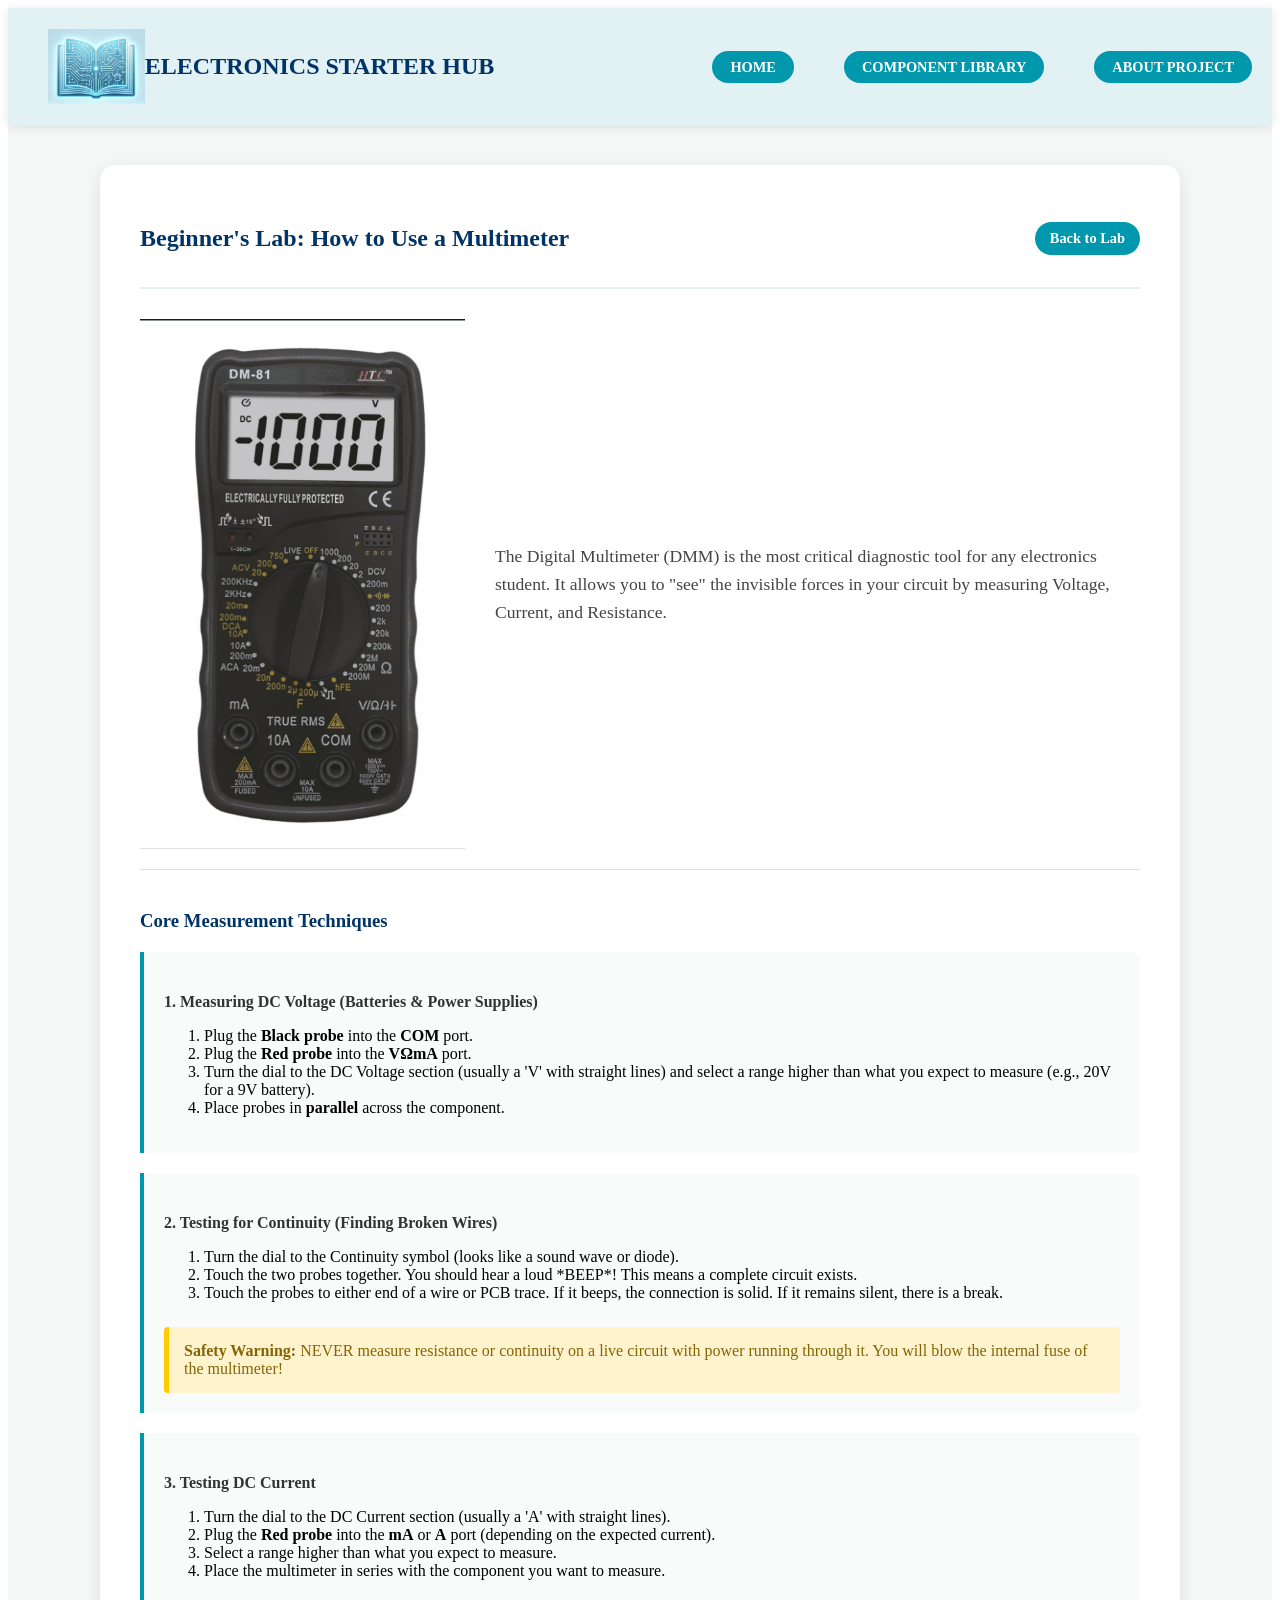
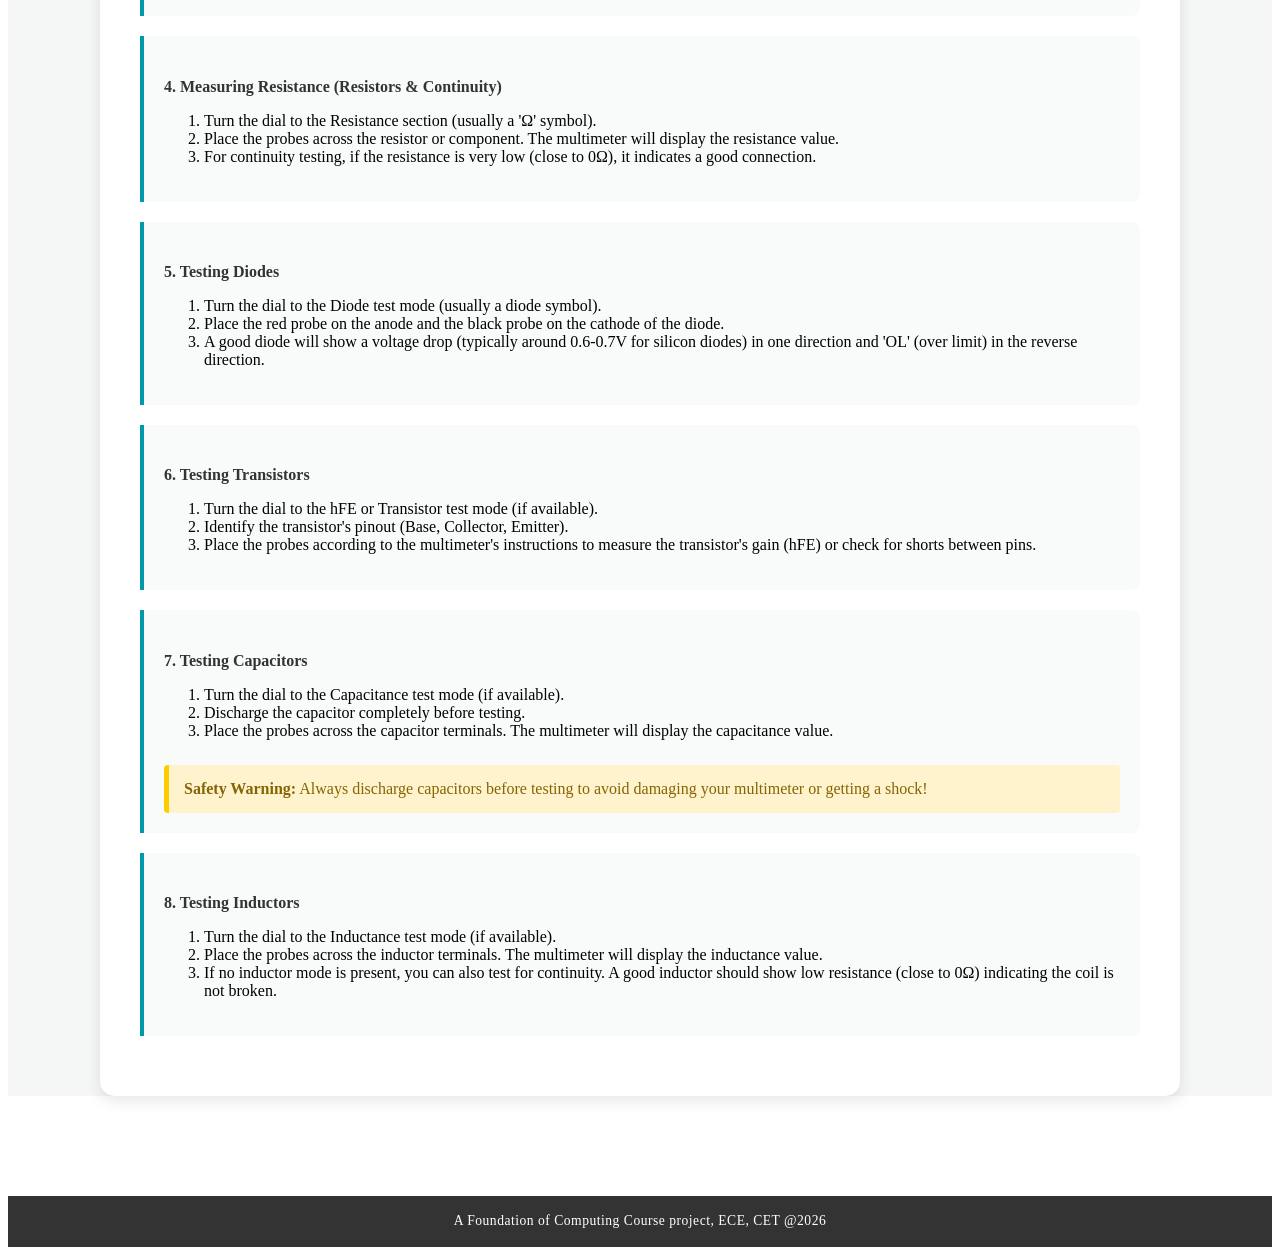
<file: multimeter-guide.html>
<!DOCTYPE html>

<html lang="en">
    <head>
        <meta charset="UTF-8">
        <meta name="viewport" content="width=device-width, initial-scale=1.0">
        <title> ELECTRONICS STARTER HUB </title>
        <link rel="stylesheet" href="style.css">
    </head>

<body>
    <header> 
        <div class = "logo-section"> 
        <img src = "Images/Book logo main.png" alt = "Hub Logo">
        <span class="site-title">     ELECTRONICS STARTER HUB   </span>
        </div>

        <nav class = "Main-Menu" >
            <ul>
                <li><a href = "index.html#HOME" class="active-btn"> HOME </a></li>
                <li><a href = "component-library.html#COMPONENT LIBRARY " class="active-btn"> COMPONENT LIBRARY </a></li>
                <li><a href = "about-us.html#ABOUT PROJECT " class="active-btn"> ABOUT PROJECT </a></li>
            </ul>
        </nav>


    </header>

    <main style="padding-top: 40px; background-color: #f4f7f6; min-height: 100vh;">
        
        <section class="component-details guide-layout">
            
            <div class="details-header">
                <h2>Beginner's Lab: How to Use a Multimeter</h2>
                <a href="index.html#Guides" class="close-btn">Back to Lab</a> 
            </div>

            <div class="guide-intro">
                <img src="Images/multimeter.png" alt="Digital Multimeter" class="guide-hero-img">
                <p>The Digital Multimeter (DMM) is the most critical diagnostic tool for any electronics student. It allows you to "see" the invisible forces in your circuit by measuring Voltage, Current, and Resistance.</p>
            </div>

            <div class="tutorial-steps">
                <h3>Core Measurement Techniques</h3>
                
                <div class="step-card">
                    <h4>1. Measuring DC Voltage (Batteries & Power Supplies)</h4>
                    <ol>
                        <li>Plug the <strong>Black probe</strong> into the <strong>COM</strong> port.</li>
                        <li>Plug the <strong>Red probe</strong> into the <strong>VΩmA</strong> port.</li>
                        <li>Turn the dial to the DC Voltage section (usually a 'V' with straight lines) and select a range higher than what you expect to measure (e.g., 20V for a 9V battery).</li>
                        <li>Place probes in <strong>parallel</strong> across the component.</li>
                    </ol>
                </div>

                <div class="step-card">
                    <h4>2. Testing for Continuity (Finding Broken Wires)</h4>
                    <ol>
                        <li>Turn the dial to the Continuity symbol (looks like a sound wave or diode).</li>
                        <li>Touch the two probes together. You should hear a loud *BEEP*! This means a complete circuit exists.</li>
                        <li>Touch the probes to either end of a wire or PCB trace. If it beeps, the connection is solid. If it remains silent, there is a break.</li>
                    </ol>
                    <div class="warning-box">
                        <strong>Safety Warning:</strong> NEVER measure resistance or continuity on a live circuit with power running through it. You will blow the internal fuse of the multimeter!
                    </div>
                </div>
                
                <div class="step-card">
                    <h4>3. Testing DC Current</h4>
                    <ol>
                        <li>Turn the dial to the DC Current section (usually a 'A' with straight lines).</li>
                        <li>Plug the <strong>Red probe</strong> into the <strong>mA</strong> or <strong>A</strong> port (depending on the expected current).</li>
                        <li>Select a range higher than what you expect to measure.</li>
                        <li>Place the multimeter in series with the component you want to measure.</li>
                    </ol>
                </div>
                
                <div class="step-card">
                    <h4>4. Measuring Resistance (Resistors & Continuity)</h4>
                    <ol>
                        <li>Turn the dial to the Resistance section (usually a 'Ω' symbol).</li>
                        <li>Place the probes across the resistor or component. The multimeter will display the resistance value.</li>
                        <li>For continuity testing, if the resistance is very low (close to 0Ω), it indicates a good connection.</li>
                    </ol>
                </div>
                
                <div class="step-card">
                    <h4>5. Testing Diodes</h4>
                    <ol>
                        <li>Turn the dial to the Diode test mode (usually a diode symbol).</li>
                        <li>Place the red probe on the anode and the black probe on the cathode of the diode.</li>
                        <li>A good diode will show a voltage drop (typically around 0.6-0.7V for silicon diodes) in one direction and 'OL' (over limit) in the reverse direction.</li>
                    </ol>
                </div>
                
                <div class="step-card">
                    <h4>6. Testing Transistors</h4>
                    <ol>
                        <li>Turn the dial to the hFE or Transistor test mode (if available).</li>
                        <li>Identify the transistor's pinout (Base, Collector, Emitter).</li>
                        <li>Place the probes according to the multimeter's instructions to measure the transistor's gain (hFE) or check for shorts between pins.</li>
                    </ol> 
                             
                </div>
                
                
            </div>

                <div class="step-card">
                    <h4>7. Testing Capacitors</h4>
                    <ol>
                        <li>Turn the dial to the Capacitance test mode (if available).</li>
                        <li>Discharge the capacitor completely before testing.</li>
                        <li>Place the probes across the capacitor terminals. The multimeter will display the capacitance value.</li>
                    </ol>
                    <div class="warning-box">
                        <strong>Safety Warning:</strong> Always discharge capacitors before testing to avoid damaging your multimeter or getting a shock!
                    </div>
                </div>

                <div class="step-card">
                    <h4>8. Testing Inductors</h4>
                    <ol>
                        <li>Turn the dial to the Inductance test mode (if available).</li>
                        <li>Place the probes across the inductor terminals. The multimeter will display the inductance value.</li>
                        <li>If no inductor mode is present, you can also test for continuity. A good inductor should show low resistance (close to 0Ω) indicating the coil is not broken.</li>
                    </ol>
                </div>


            </section>

    </main>

    <footer>
        <div class="footer-content">
            <p>A Foundation of Computing Course project, ECE, CET @2026</p>
        </div>
    </footer>

</html>
</file>
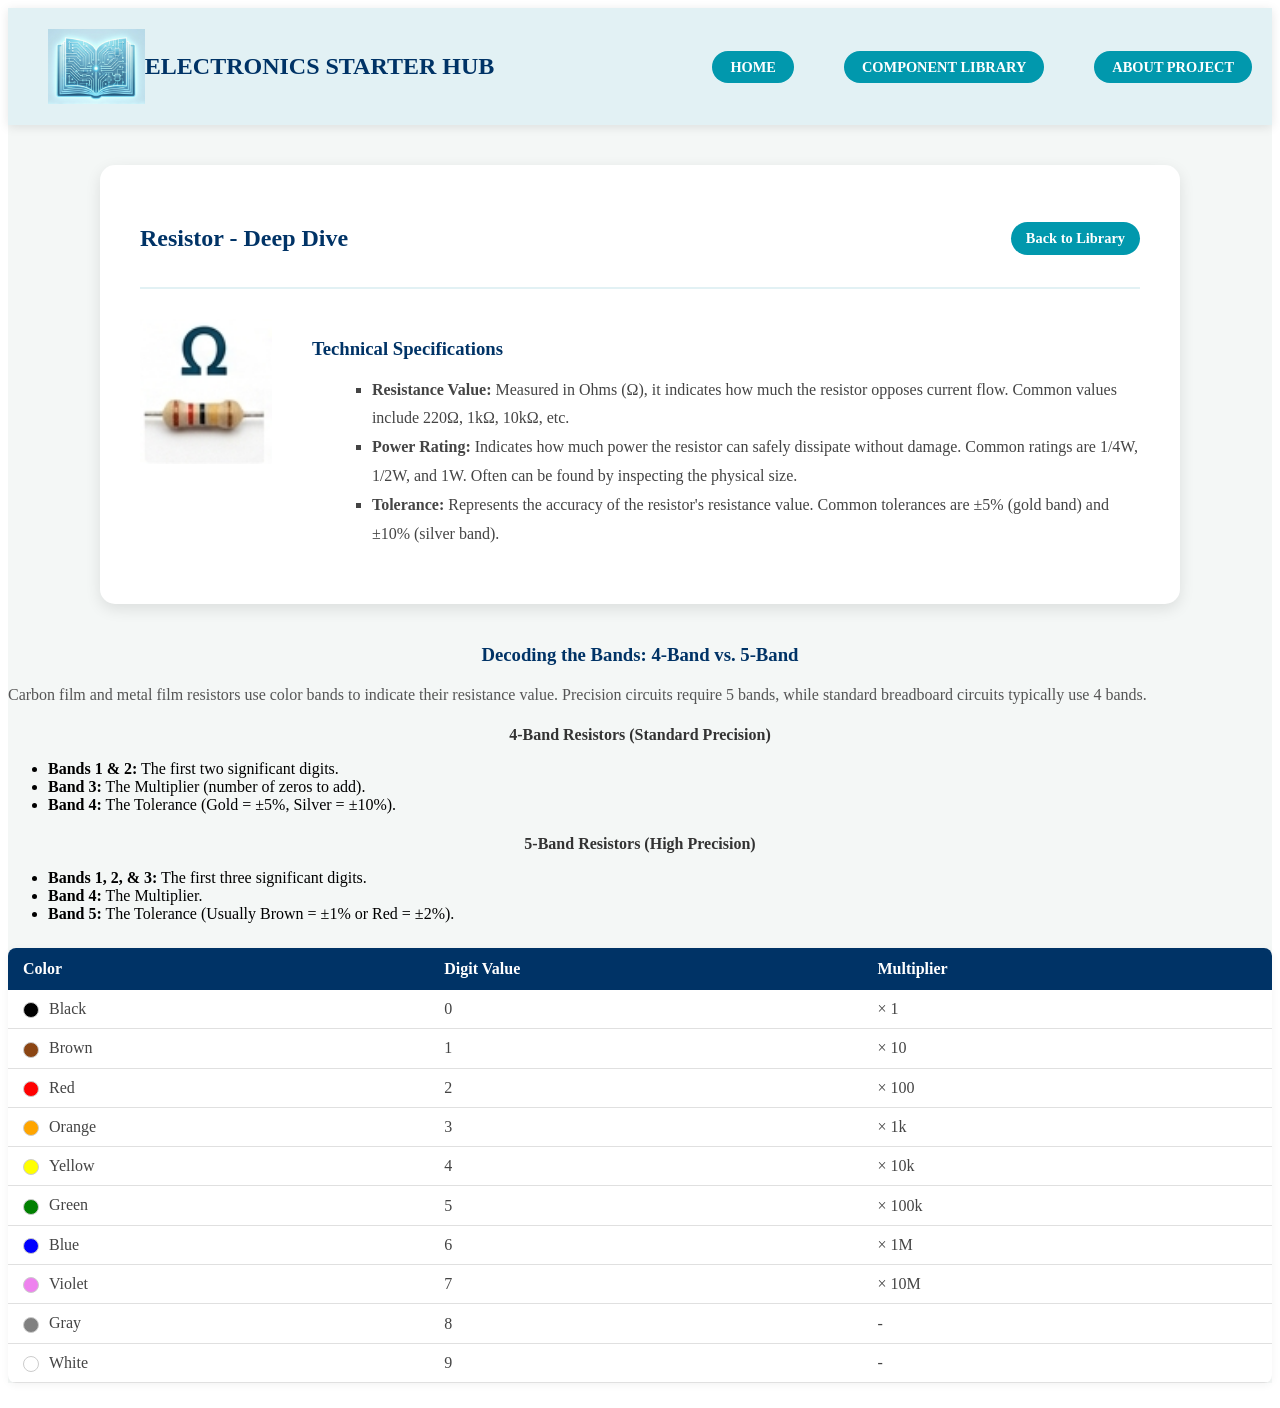
<file: resistor-section.html>
<!DOCTYPE html>

<html lang="en">
    <head>
        <meta charset="UTF-8">
        <meta name="viewport" content="width=device-width, initial-scale=1.0">
        <title> ELECTRONICS STARTER HUB </title>
        <link rel="stylesheet" href="style.css">
    </head>

    <body>
        <header>
            <div class = "logo-section"> 
        <img src = "Images/Book logo main.png" alt = "Hub Logo">
        <span class="site-title">     ELECTRONICS STARTER HUB   </span>
        </div>

        <nav class = "Main-Menu" >
            <ul>
                <li><a href = "index.html#HOME" class="active-btn"> HOME </a></li>
                <li><a href = "component-library.html#COMPONENT LIBRARY " class="active-btn"> COMPONENT LIBRARY </a></li>
                <li><a href = "about-us.html#ABOUT PROJECT " class="active-btn"> ABOUT PROJECT </a></li>
            </ul>
        </nav>


        </header>

        <section style="padding-top: 40px; background-color: #f4f7f6; min-height: 100vh;">
            <div class="component-details">
                <div class="details-header">
                    <h2> Resistor - Deep Dive </h2>
                    <a href="index.html#library" class="close-btn">Back to Library</a>
                </div>

                <div class="details-content">
                    <img src="Images/Resistor.png" alt="RESISTOR Icon">
                    <div class="technical-specs">
                        <h3>Technical Specifications</h3>
                        <ul>
                            <li><strong>Resistance Value:</strong> Measured in Ohms (Ω), it indicates how much the resistor opposes current flow. Common values include 220Ω, 1kΩ, 10kΩ, etc.</li>
                            <li><strong>Power Rating:</strong> Indicates how much power the resistor can safely dissipate without damage. Common ratings are 1/4W, 1/2W, and 1W. Often can be found by inspecting the physical size.</li>
                            <li><strong>Tolerance:</strong> Represents the accuracy of the resistor's resistance value. Common tolerances are ±5% (gold band) and ±10% (silver band).</li>
                        </ul>
                    </div>
                </div>
            </div>
            <div class="tutorial-steps1" style="margin-top: 40px;">
                <h3>Decoding the Bands: 4-Band vs. 5-Band</h3>
                <p style="color: #555; margin-bottom: 20px;">Carbon film and metal film resistors use color bands to indicate their resistance value. Precision circuits require 5 bands, while standard breadboard circuits typically use 4 bands.</p>
                
                <div class="step-card1">
                    <h4>4-Band Resistors (Standard Precision)</h4>
                    <ul>
                        <li><strong>Bands 1 & 2:</strong> The first two significant digits.</li>
                        <li><strong>Band 3:</strong> The Multiplier (number of zeros to add).</li>
                        <li><strong>Band 4:</strong> The Tolerance (Gold = ±5%, Silver = ±10%).</li>
                    </ul>
                </div>

                <div class="step-card1">
                    <h4>5-Band Resistors (High Precision)</h4>
                    <ul>
                        <li><strong>Bands 1, 2, & 3:</strong> The first three significant digits.</li>
                        <li><strong>Band 4:</strong> The Multiplier.</li>
                        <li><strong>Band 5:</strong> The Tolerance (Usually Brown = ±1% or Red = ±2%).</li>
                    </ul>
                </div>

                <table class="color-code-table">
                    <thead>
                        <tr>
                            <th>Color</th>
                            <th>Digit Value</th>
                            <th>Multiplier</th>
                        </tr>
                    </thead>
                    <tbody>
                        <tr><td><span class="color-swatch" style="background-color: black;"></span>Black</td><td>0</td><td>× 1</td></tr>
                        <tr><td><span class="color-swatch" style="background-color: #8B4513;"></span>Brown</td><td>1</td><td>× 10</td></tr>
                        <tr><td><span class="color-swatch" style="background-color: red;"></span>Red</td><td>2</td><td>× 100</td></tr>
                        <tr><td><span class="color-swatch" style="background-color: orange;"></span>Orange</td><td>3</td><td>× 1k</td></tr>
                        <tr><td><span class="color-swatch" style="background-color: yellow;"></span>Yellow</td><td>4</td><td>× 10k</td></tr>
                        <tr><td><span class="color-swatch" style="background-color: green;"></span>Green</td><td>5</td><td>× 100k</td></tr>
                        <tr><td><span class="color-swatch" style="background-color: blue;"></span>Blue</td><td>6</td><td>× 1M</td></tr>
                        <tr><td><span class="color-swatch" style="background-color: violet;"></span>Violet</td><td>7</td><td>× 10M</td></tr>
                        <tr><td><span class="color-swatch" style="background-color: gray;"></span>Gray</td><td>8</td><td>-</td></tr>
                        <tr><td><span class="color-swatch" style="background-color: white;"></span>White</td><td>9</td><td>-</td></tr>
                    </tbody>
                </table>
            </div>

        </section>
        

    </body>
</html>
</file>
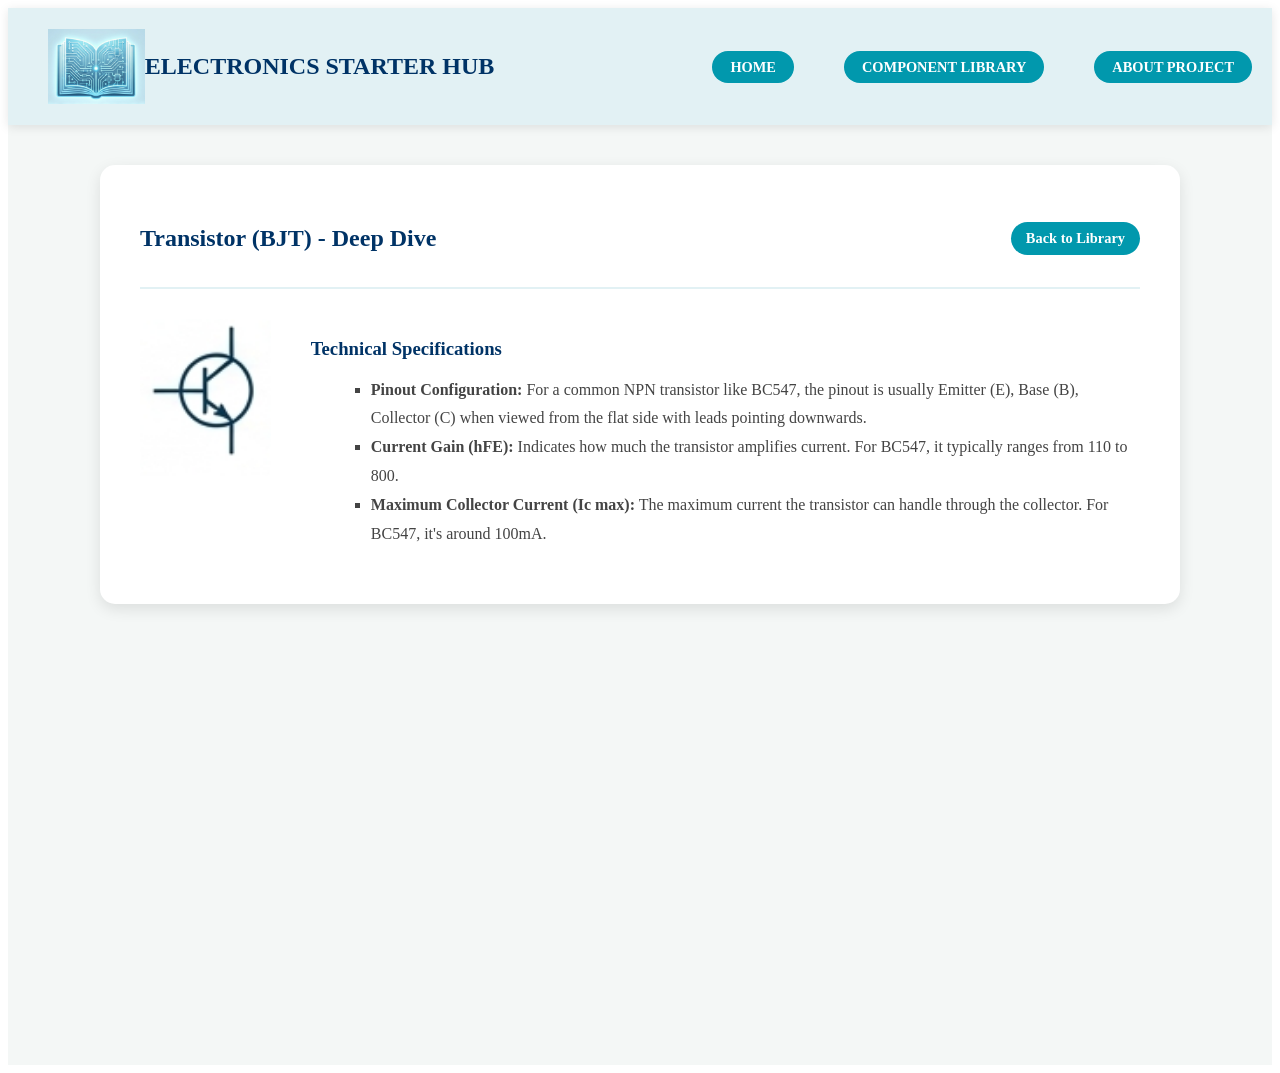
<file: transistor-section.html>
<!DOCTYPE html>

<html lang="en">
    <head>
        <meta charset="UTF-8">
        <meta name="viewport" content="width=device-width, initial-scale=1.0">
        <title> ELECTRONICS STARTER HUB </title>
        <link rel="stylesheet" href="style.css">
    </head>
<body>
<header>
    <div class = "logo-section">                
        <img src = "Images/Book logo main.png" alt = "Hub Logo">
        <span class="site-title">     ELECTRONICS STARTER HUB   </span>
        </div>

        <nav class = "Main-Menu" >
            <ul>
                <li><a href = "index.html#HOME" class="active-btn"> HOME </a></li>
                <li><a href = "component-library.html#COMPONENT LIBRARY " class="active-btn"> COMPONENT LIBRARY </a></li>
                <li><a href = "about-us.html#ABOUT PROJECT " class="active-btn"> ABOUT PROJECT </a></li>
            </ul>
        </nav>


</header>

<section style="padding-top: 40px; background-color: #f4f7f6; min-height: 100vh;">
    <div class="component-details">
        <div class="details-header">
            <h2> Transistor (BJT) - Deep Dive </h2>
            <a href="index.html#library" class="close-btn">Back to Library</a>
        </div>

        <div class="details-content">
            <img src="Images/Transistor logo.png" alt="TRANSISTOR Icon">
            <div class="technical-specs">
                <h3>Technical Specifications</h3>
                <ul>
                    <li><strong>Pinout Configuration:</strong> For a common NPN transistor like BC547, the pinout is usually Emitter (E), Base (B), Collector (C) when viewed from the flat side with leads pointing downwards.</li>
                    <li><strong>Current Gain (hFE):</strong> Indicates how much the transistor amplifies current. For BC547, it typically ranges from 110 to 800.</li>
                    <li><strong>Maximum Collector Current (Ic max):</strong> The maximum current the transistor can handle through the collector. For BC547, it's around 100mA.</li>
                </ul>
            </div>
        </div>
    </div>  
</section>
</body>
</html>
</file>
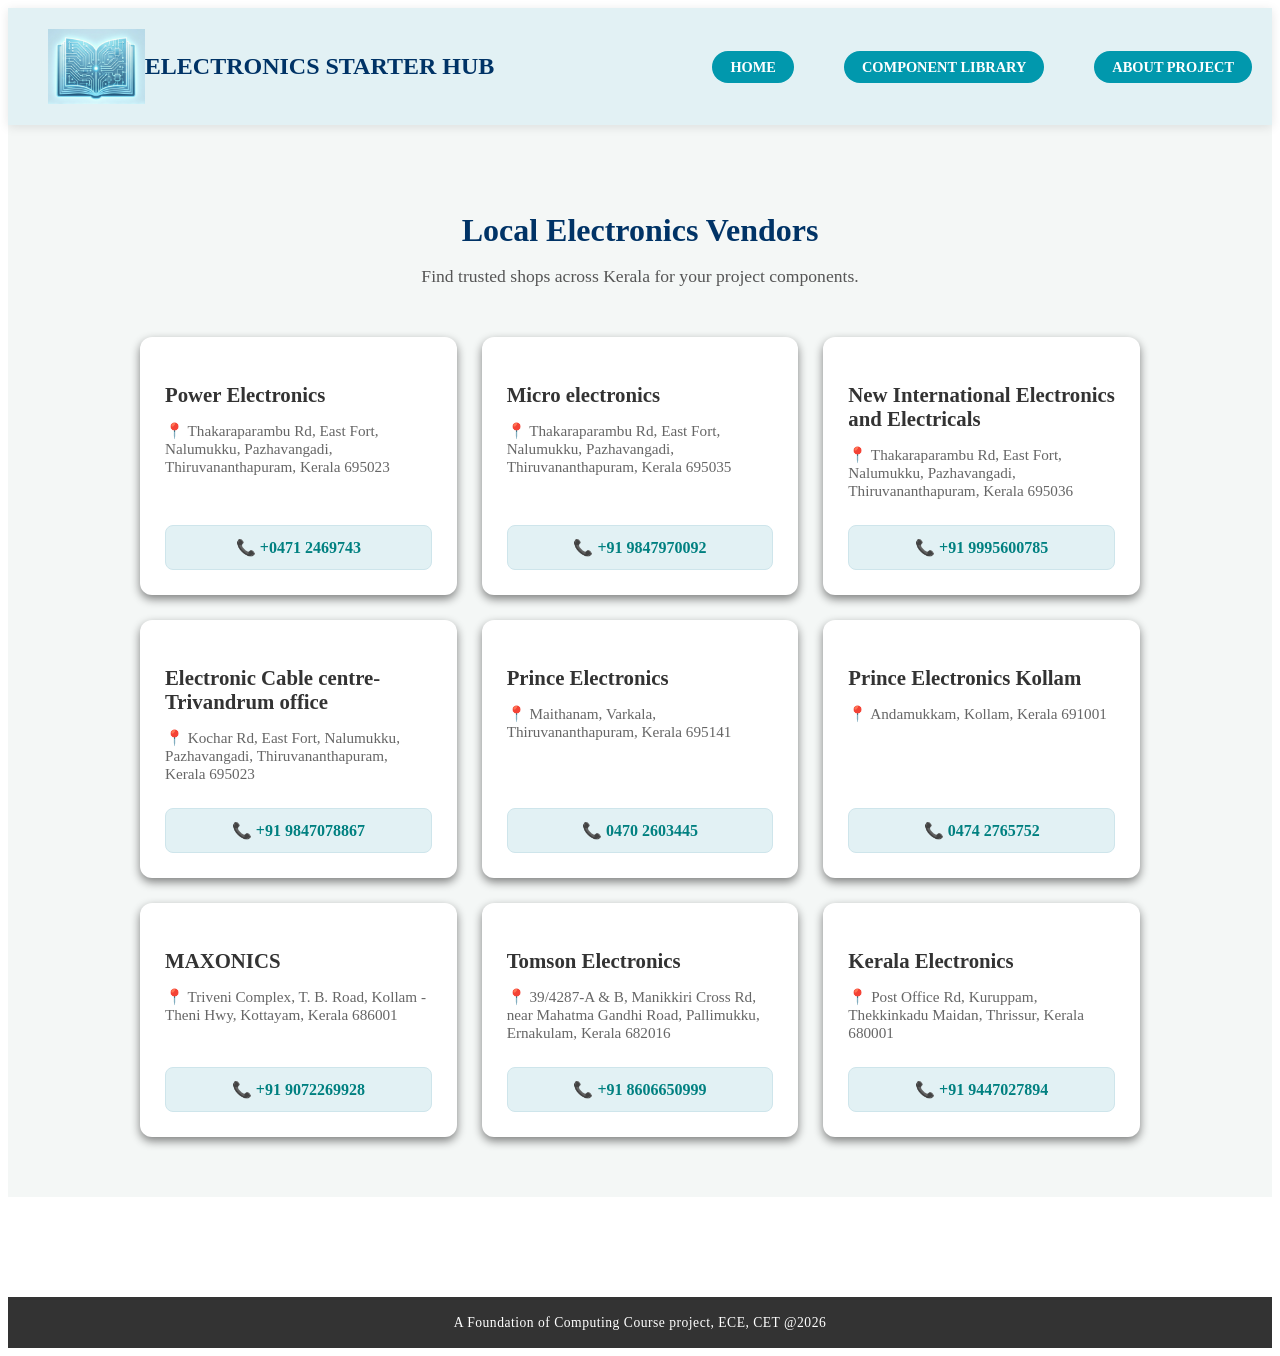
<file: vendors.html>
<!DOCTYPE html>

<html lang="en">
    <head>
        <meta charset="UTF-8">
        <meta name="viewport" content="width=device-width, initial-scale=1.0">
        <title> ELECTRONICS STARTER HUB </title>
        <link rel="stylesheet" href="style.css">
    </head>

<body>
    <header> 
        <div class = "logo-section"> 
        <img src = "Images/Book logo main.png" alt = "Hub Logo">
        <span class="site-title">     ELECTRONICS STARTER HUB   </span>
        </div>

        <nav class = "Main-Menu" >
            <ul>
                <li><a href = "index.html#HOME" class="active-btn"> HOME </a></li>
                <li><a href = "component-library.html#COMPONENT LIBRARY " class="active-btn"> COMPONENT LIBRARY </a></li>
                <li><a href = "about-us.html#ABOUT PROJECT " class="active-btn"> ABOUT PROJECT </a></li>
            </ul>
        </nav>


    </header>
    <main style="padding-top: 60px; background-color: #f4f7f6; min-height: 100vh;">
        
        <section class="vendor-directory-container">
            
            <div class="directory-title">
                <h2>Local Electronics Vendors</h2>
                <p>Find trusted shops across Kerala for your project components.</p>
            </div>

            <div class="vendor-grid">
                
                <div class="vendor-card">
                    <div class="shop-details">
                        <h3>Power Electronics</h3>
                        <p class="shop-location">📍 Thakaraparambu Rd, East Fort, Nalumukku, Pazhavangadi, Thiruvananthapuram, Kerala 695023</p>
                    </div>
                    <a href="tel:0471 2469743" class="call-btn">📞 +0471 2469743</a>
                </div>

                <div class="vendor-card">
                    <div class="shop-details">
                        <h3>Micro electronics</h3>
                        <p class="shop-location">📍 Thakaraparambu Rd, East Fort, Nalumukku, Pazhavangadi, Thiruvananthapuram, Kerala 695035</p>
                    </div>
                    <a href="tel:+91 9847970092" class="call-btn">📞 +91 9847970092</a>
                </div>



                <div class="vendor-card">
                    <div class="shop-details">
                        <h3>New International Electronics and Electricals</h3>
                        <p class="shop-location">📍 Thakaraparambu Rd, East Fort, Nalumukku, Pazhavangadi, Thiruvananthapuram, Kerala 695036</p>
                    </div>
                    <a href="tel:+91 9995600785" class="call-btn">📞 +91 9995600785</a>
                </div>

                <div class="vendor-card">
                    <div class="shop-details">
                        <h3>Electronic Cable centre- Trivandrum office</h3>
                        <p class="shop-location">📍 Kochar Rd, East Fort, Nalumukku, Pazhavangadi, Thiruvananthapuram, Kerala 695023</p>
                    </div>
                    <a href="tel:+91 9847078867" class="call-btn">📞 +91 9847078867</a>
                </div>

                <div class="vendor-card">
                    <div class="shop-details">
                        <h3>Prince Electronics</h3>
                        <p class="shop-location">📍 Maithanam, Varkala, Thiruvananthapuram, Kerala 695141</p>
                    </div>
                    <a href="tel:0470 2603445" class="call-btn">📞 0470 2603445</a>
                </div>

                <div class="vendor-card">
                    <div class="shop-details">
                        <h3>Prince Electronics Kollam</h3>
                        <p class="shop-location">📍 Andamukkam, Kollam, Kerala 691001</p>
                    </div>
                    <a href="tel:0474 2765752" class="call-btn">📞 0474 2765752</a>
                </div>

                <div class="vendor-card">
                    <div class="shop-details">
                        <h3>MAXONICS</h3>
                        <p class="shop-location">📍 Triveni Complex, T. B. Road, Kollam - Theni Hwy, Kottayam, Kerala 686001</p>
                    </div>
                    <a href="tel:+91 9072269928" class="call-btn">📞 +91 9072269928</a>
                </div>



                <div class="vendor-card">
                    <div class="shop-details">
                        <h3>Tomson Electronics</h3>
                        <p class="shop-location">📍 39/4287-A & B, Manikkiri Cross Rd, near Mahatma Gandhi Road, Pallimukku, Ernakulam, Kerala 682016</p>
                    </div>
                    <a href="tel:+91 8606650999" class="call-btn">📞 +91 8606650999</a>
                </div>

                <div class="vendor-card">
                    <div class="shop-details">
                        <h3>Kerala Electronics</h3>
                        <p class="shop-location">📍 Post Office Rd, Kuruppam, Thekkinkadu Maidan, Thrissur, Kerala 680001</p>
                    </div>
                    <a href="tel:+91 9447027894" class="call-btn">📞 +91 9447027894</a>
                </div>


            </div>

        </section>

    </main>

    <footer>
        <div class="footer-content">
            <p>A Foundation of Computing Course project, ECE, CET @2026</p>
        </div>
    </footer>

</body>
</html>
</file>
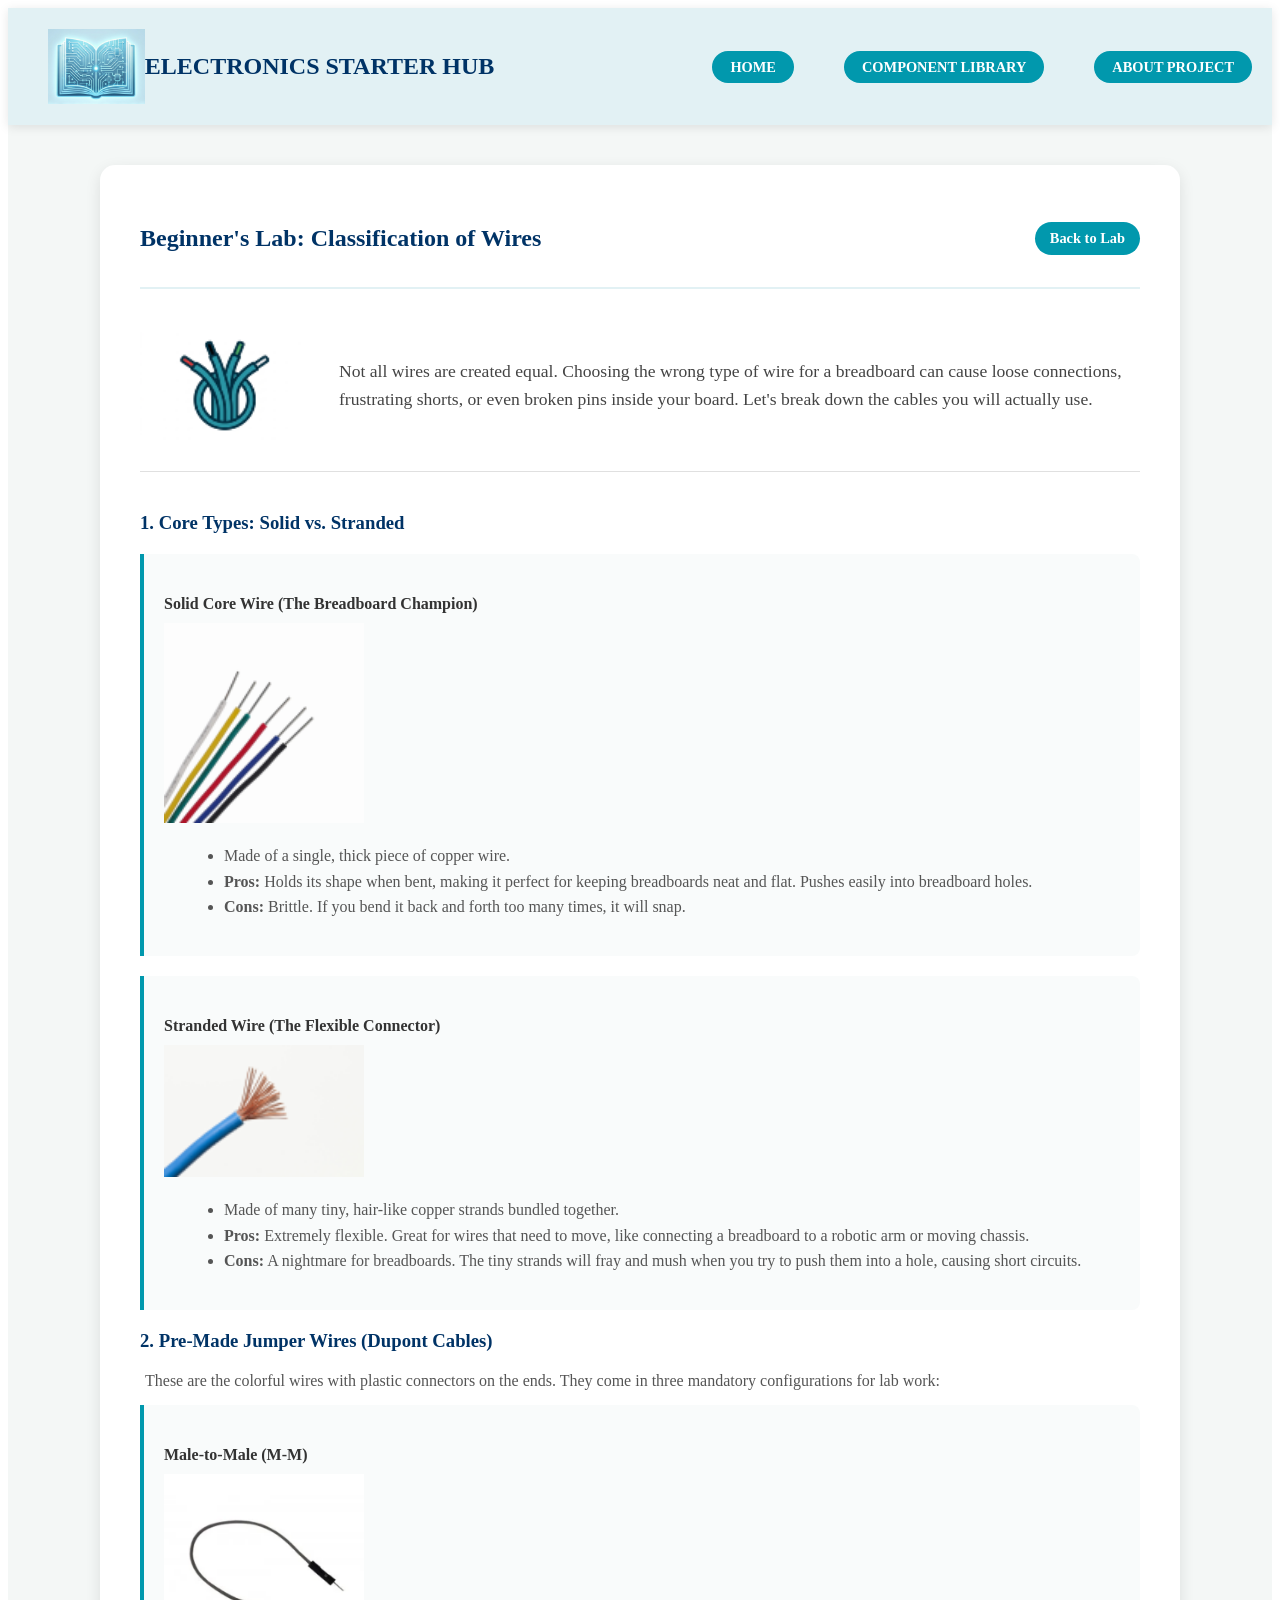
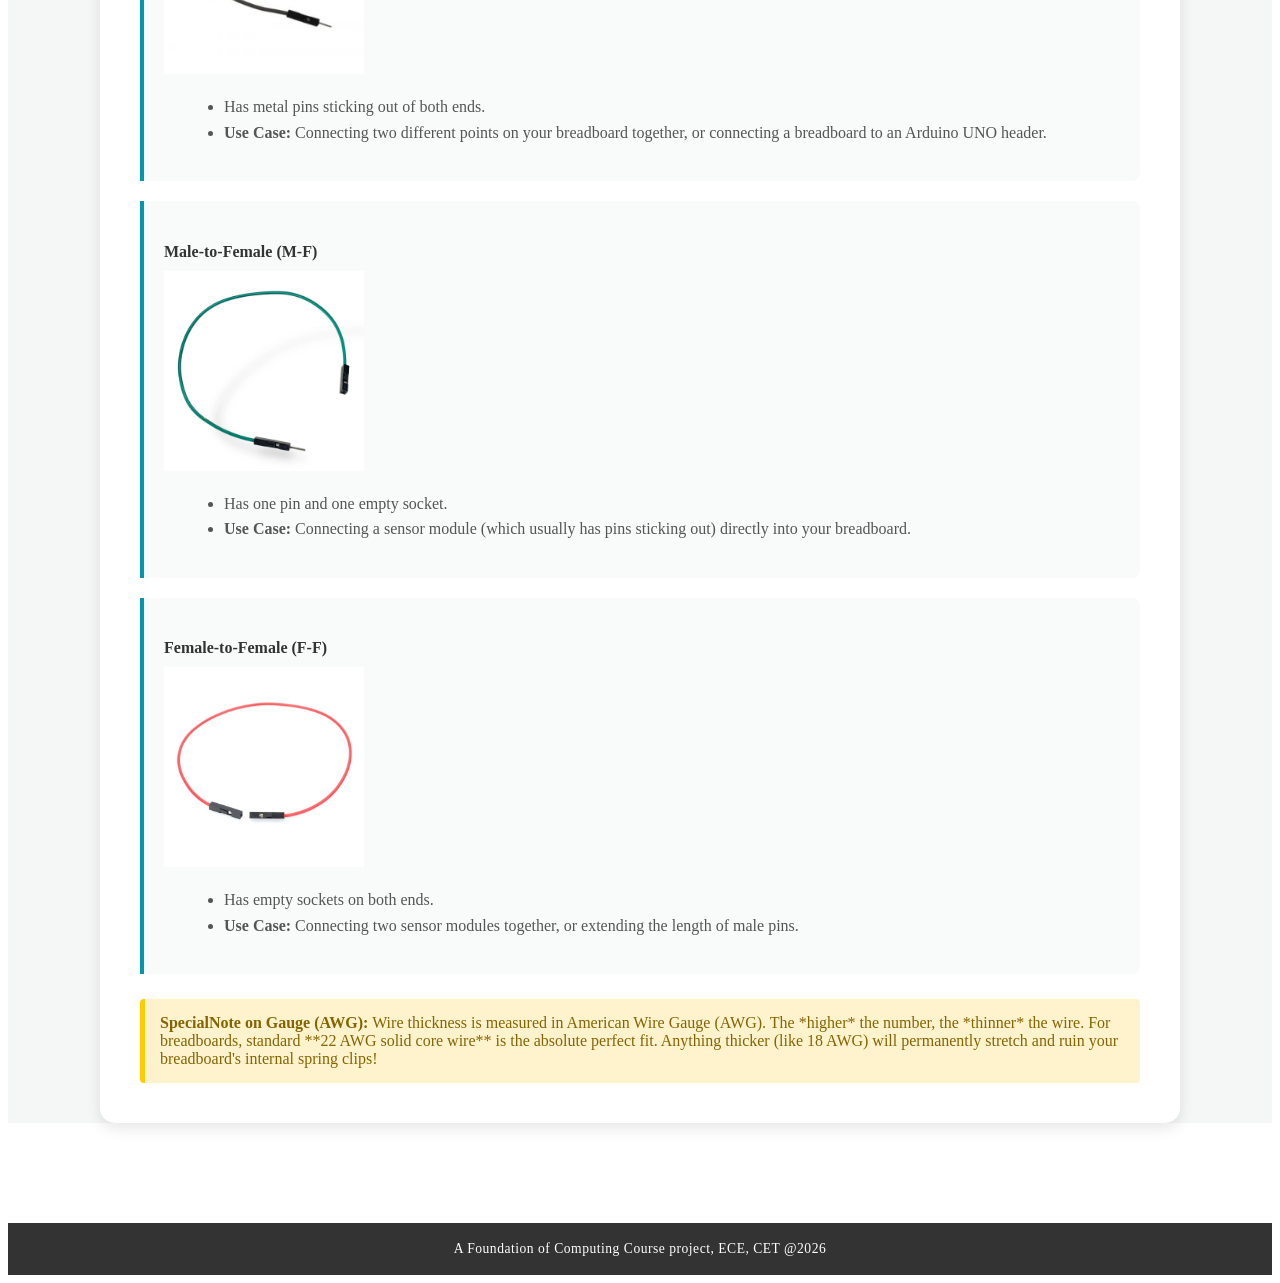
<file: wire-guide.html>
<!DOCTYPE html>

<html lang="en">
    <head>
        <meta charset="UTF-8">
        <meta name="viewport" content="width=device-width, initial-scale=1.0">
        <title> ELECTRONICS STARTER HUB </title>
        <link rel="stylesheet" href="style.css">
    </head>
<body>

    <header> 
        <div class="logo-section"> 
            <img src="Images/Book logo main.png" alt="Hub Logo">
            <span class="site-title">ELECTRONICS STARTER HUB</span>
        </div>

        <nav class="Main-Menu">
            <ul>
                <li><a href = "index.html#HOME" class="active-btn"> HOME </a></li>
                <li><a href = "component-library.html#COMPONENT LIBRARY " class="active-btn"> COMPONENT LIBRARY </a></li>
                <li><a href = "about-us.html#ABOUT PROJECT " class="active-btn"> ABOUT PROJECT </a></li>
            </ul>
        </nav>
    </header>

    <main style="padding-top: 40px; background-color: #f4f7f6; min-height: 100vh;">
        
        <section class="component-details guide-layout">
            
            <div class="details-header">
                <h2>Beginner's Lab: Classification of Wires</h2>
                <a href="index.html#Guides" class="close-btn">Back to Lab</a> 
            </div>

            <div class="guide-intro">
                <img src="Images/wire.png" alt="Different types of wires" class="guide-hero-img">
                <p>Not all wires are created equal. Choosing the wrong type of wire for a breadboard can cause loose connections, frustrating shorts, or even broken pins inside your board. Let's break down the cables you will actually use.</p>
            </div>

            <div class="tutorial-steps">
                <h3>1. Core Types: Solid vs. Stranded</h3>
                
                <div class="step-card">
                    <h4>Solid Core Wire (The Breadboard Champion)</h4>
                    <img src="Images/solid core wire.png" alt="Different types of wires" class="step-card-img">
                    <ul>
                        <li>Made of a single, thick piece of copper wire.</li>
                        <li><strong>Pros:</strong> Holds its shape when bent, making it perfect for keeping breadboards neat and flat. Pushes easily into breadboard holes.</li>
                        <li><strong>Cons:</strong> Brittle. If you bend it back and forth too many times, it will snap.</li>
                    </ul>
                </div>

                <div class="step-card">
                    <h4>Stranded Wire (The Flexible Connector)</h4>
                    <img src="Images/stranded wire.png" alt="Different types of wires" class="step-card-img">
                    <ul>
                        <li>Made of many tiny, hair-like copper strands bundled together.</li>
                        <li><strong>Pros:</strong> Extremely flexible. Great for wires that need to move, like connecting a breadboard to a robotic arm or moving chassis.</li>
                        <li><strong>Cons:</strong> A nightmare for breadboards. The tiny strands will fray and mush when you try to push them into a hole, causing short circuits.</li>
                    </ul>
                </div>
            </div>

            <div class="tutorial-steps">
                <h3>2. Pre-Made Jumper Wires (Dupont Cables)</h3>
                <p style="color: #555; margin-bottom: 15px; margin-left: 5px;">These are the colorful wires with plastic connectors on the ends. They come in three mandatory configurations for lab work:</p>

                <div class="step-card">
                    <h4>Male-to-Male (M-M)</h4>
                    <img src="Images/m-m jumper.png" alt="Different types of wires" class="step-card-img">
                    <ul>
                        <li>Has metal pins sticking out of both ends.</li>
                        <li><strong>Use Case:</strong> Connecting two different points on your breadboard together, or connecting a breadboard to an Arduino UNO header.</li>
                    </ul>
                </div>

                <div class="step-card">
                    <h4>Male-to-Female (M-F)</h4>
                    <img src="Images/m-f jumper.png" alt="Different types of wires" class="step-card-img">
                    <ul>
                        <li>Has one pin and one empty socket.</li>
                        <li><strong>Use Case:</strong> Connecting a sensor module (which usually has pins sticking out) directly into your breadboard.</li>
                    </ul>
                </div>

                 <div class="step-card">
                    <h4>Female-to-Female (F-F)</h4>
                    <img src="Images/f-f jumper.png" alt="Different types of wires" class="step-card-img">
                    <ul>
                        <li>Has empty sockets on both ends.</li>
                        <li><strong>Use Case:</strong> Connecting two sensor modules together, or extending the length of male pins.</li>
                    </ul>
                </div>
            </div>

            <div class="warning-box">
                <strong>SpecialNote on Gauge (AWG):</strong> Wire thickness is measured in American Wire Gauge (AWG). The *higher* the number, the *thinner* the wire. For breadboards, standard **22 AWG solid core wire** is the absolute perfect fit. Anything thicker (like 18 AWG) will permanently stretch and ruin your breadboard's internal spring clips!
            </div>

        </section>

    </main>

    <footer>
        <div class="footer-content">
            <p>A Foundation of Computing Course project, ECE, CET @2026</p>
        </div>
    </footer>

</body>
</html>
</file>
<file: style.css>
/* ||||||||||||||||||||||||||||||||||||||||||||||||||||||||||||||||||
   |||  ELECTRONICS STARTER HUB  |||
   |||    CSS STYLESHEET FILE    |||
   |||                           |||
   ||||||||||||||||||||||||||||||||||||||||
*/

/* HOME PAGE STYLES */

header
{
    background-color : #e2f1f4;
    display :flex;
    justify-content : space-between;
    align-items: center;
    padding: 1px 20px;
    box-shadow: 0 2px 10px rgba(0,0,0,0.1);
    position : sticky;
    top: 0;
    z-index: 1000; /* Ensures the header stays on top of other content when scrolling */

}

html {
    scroll-behavior: smooth;
}

.logo-section img {
    height: 75px;          /* Shrinks your giant logo to a professional size */
    width: auto;    
}      

.logo-section
{
    display: flex;
    align-items: center;
    justify-content: center;
    color : blue;
    padding: 20px;
}

.site-title {
    font-weight: bold;
    font-size: 1.5rem;
    color: #003366;        /* A deep, engineering-style blue */
}

.Main-Menu ul
{
    display : flex;
    list-style : none;
    gap : 50px;
}

.Main-Menu a {
    text-decoration: none; /* Removes the default blue underline from links */
    font-weight: bold;
    font-size: 0.9rem;
    padding: 8px 18px;
    border-radius: 20px;
    transition: color 0.3s ease; /* Makes color changes smooth */
}



.Main-Menu a.active-btn {
    background-color: #0198ad; /* Solid teal background */
    color: white;              /* White text to stand out */
}

.Main-Menu a.active-btn:hover {
    background-color: #006666; /* Darker teal when hovered */
    color: white;
}

.search-section form 
{
    display: flex;
    gap : 2px;
}

.search-section input {
    padding: 8px 15px;
    border: 1px solid #cccccc;
    border-radius: 15px 0 0 15px; /* Rounds only the left corners! */
    outline: none;
    width: 250px;
}

.search-section button
{
    padding : 8px 10px;
    border: 1px solid #cccccc;
    border-radius: 0 15px 15px 0;
    outline-style: 1px solid white;
    width: 75px;
    color : white;
    background-color: teal;
    cursor: pointer;              /* Changes mouse to a clicking hand */
    font-weight: bold;
}

.search-section button:hover 
{
    background-color: #006666;    /* Slightly darker teal when hovered */
}

.img-writting {
    /* Uses a linear-gradient to put a dark blue tint over your background image so the white text is readable! */
    background-image: linear-gradient(rgba(0, 51, 102, 0.47), rgba(0, 51, 102, 0.105)), url('Images/banner1.png');
    background-size: cover;         /* Forces the image to cover the whole box */
    background-position: center;    /* Keeps the image centered if the screen resizes */
    padding: 80px 20px;             /* Massive padding to make it tall and grand */
    text-align: left;             /* Centers all the text and buttons inside */
    color: white; 
    padding : 50px  50px 50px  100px  ;                  /* Makes all text inside this section white */
}

.img-text h1 
{
    font-size: 2.5rem;              /* Very large main heading */
    margin-bottom: 15px;  
            /* Space between heading and paragraph */
}

.img-text p
{
    font-size : 1.5rem;
    margin-bottom: 30px;            /* Space between paragraph and button */
    color: #e0e0e0;
}


.explore-button-img {
    padding: 15px 25px;
    background-color: #008080;      /* Teal color matching your search button */
    color: white;
    border: none;
    border-radius: 20px;            /* Gives it a heavily rounded, pill shape */
    font-size: 1rem;
    text-decoration: none;
    font-weight: bold;
    cursor: pointer;
    transition: background-color 0.3s;
    text-align :center;
    
}

.explore-button-img:hover
{
    background-color: #006666;
    transform: translateY(-1px);
}

.featured-components {
    padding: 15px 40px;             /* Spacing around the entire library section */
    background-color: #f4f7f6;      /* Very light grey/blue background for contrast */
}

.featured-components h2 {
    text-align: center;             /* Centers the "FEATURED COMPONENTS" title */
    color: #333;
    margin-bottom: 40px;            /* Pushes the grid down away from the title */
}

.card-grid {
    display: grid;                  /* Turns on CSS Grid Engine */
    /* This next line is pure magic: It creates columns that are at least 250px wide. 
       If the screen shrinks, it automatically stacks them! No extra code needed. */
    grid-template-columns: repeat(auto-fit, minmax(250px, 1fr));
    gap: 25px;                      /* Spacing between the component cards */
    max-width: 1620px;              /* Stops the grid from getting too wide on huge monitors */
    margin: 0 auto;                 /* Centers the entire grid on the screen */
}

.card {
    background-color: white;
    padding: 20px 25px;
    border-radius: 12px;            /* Smooth rounded corners */
    box-shadow: 0 4px 8px rgba(0, 0, 0, 0.39); /* Soft drop shadow */
    text-align: center;             /* Centers the icon and text inside the card */
    transition: transform 0.3s ease, box-shadow 0.3s ease; /* Smooth animation setup */
}

.card:hover {
    transform: translateY(-15px);    /* Lifts the card up by 5 pixels */
    box-shadow: 0 8px 16px rgba(0, 0, 0, 0.252); /* Makes the shadow bigger */
}

.card img {
    width: 60px;                    /* Standardizes all component icons */
    height: 60px;
    object-fit: contain;            /* Prevents the icons from stretching */
    margin-bottom: 15px;

}

.card h3 {
    color: #003366;
    margin-bottom: 5px;
}

.card h4 {
    font-size: 0.85rem;
    color: #666;                    /* Light grey for the subtitle */
    margin-bottom: 15px;
    letter-spacing: 1px;            /* Spreads the letters out slightly */
}

.card p {
    font-size: 0.9rem;
    color: #444;
    line-height: 1.5;               /* Makes the paragraph text easier to read */
    margin-bottom: 20px;
}

/* //////////////////////////////////////////////// */

.bottom-modules-container {
    display: flex;                /* Puts the Guides and Vendors in a row */
    gap: 30px;                    /* Space between the two sections */
    max-width: 2000px;            /* Keeps it aligned with your components grid */
    margin: 40px auto;            /* Centers the whole block on the page */
    padding: 0 40px;              /* Breathing room on the screen edges */
    align-items: stretch;         /* Makes both sides equal height */
}


.guides-tutorials {
    padding: 0px 100px;             /* Spacing around the entire library section */
    background-color: #f4f7f6;
    width : 50%;      /* Very light grey/blue background for contrast */
}

.guides-tutorials h2 {
    text-align: center;             /* Centers the "FEATURED COMPONENTS" title */
    color: #333;
    margin-bottom: 40px;            /* Pushes the grid down away from the title */
}

.card-gt-grid {
    display: grid;                  /* Turns on CSS Grid Engine */
    /* This next line is pure magic: It creates columns that are at least 250px wide. 
       If the screen shrinks, it automatically stacks them! No extra code needed. */
    grid-template-columns: repeat(auto-fit, minmax(250px, 1fr));
    gap: 25px;                      /* Spacing between the component cards */
    max-width: 1200px;              /* Stops the grid from getting too wide on huge monitors */
    margin: 0 auto;                 /* Centers the entire grid on the screen */
}

.gt-card {
    background-color: white;
    padding: 25px;
    border-radius: 12px;            /* Smooth rounded corners */
    box-shadow: 0 4px 8px rgba(0, 0, 0, 0.39); /* Soft drop shadow */
    text-align: center;             /* Centers the icon and text inside the card */
    transition: transform 0.3s ease, box-shadow 0.3s ease; /* Smooth animation setup */
    display: block;          /* Forces the link to behave like a standard box */
    text-decoration: none;   /* Removes the default blue underline */
    color: inherit;
}
.gt-card:hover {
    transform: translateY(-10px);    /* Lifts the card up by 5 pixels */
    box-shadow: 0 8px 16px rgba(0, 0, 0, 0.186); /* Makes the shadow bigger */
}


.learn-more {
    text-decoration: none;
    color: #008080;                 /* Teal link */
    font-weight: bold;
}

.learn-more:hover {
    text-decoration: underline;
    color :#003366     /* Underlines only when hovered */
}

/* //////////////////////////////////////////////// */

.vendor-section {
    padding: 10px 0px;          /* Matches your other section spacing */
    display: flex;
    justify-content: center;      /* Centers the big card on the screen */
    background-color: #f4f7f6; 
}

/* 1. RESETTING THE LINK TO ACT LIKE A CARD */
.vendor-promo-card {
    display: block;               /* Forces the link to be a solid block/box */
    text-decoration: none;        /* Removes the blue underline! */
    color: inherit;               /* Stops the text from turning blue */
    background-color: #cee5eb;    /* A slightly different tint to stand out */
    border-radius: 15px;
    padding: 10px 74px;
    max-width: 520;             /* Makes it a wide rectangle */
    width: 100%;
    box-shadow: 0 4px 8px rgba(0, 0, 0, 0.428);
    transition: transform 0.3s ease, box-shadow 0.3s ease;
}

.vendor-promo-card:hover {
    transform: translateY(-15px);  /* Lifts up slightly when the mouse is anywhere inside! */
    box-shadow: 0 8px 16px rgba(0, 0, 0, 0.408);
}

/* 2. THE FLEXBOX LAYOUT (Map Left, Text Right) */
.vendor-card-content {
    display: flex;
    flex-direction: column;
    align-items: center;          /* Centers the text vertically next to the map */
    gap: 40px;                    /* Puts a nice gap between map and text */
}

/* 3. SIZING THE MAP */
.kerala-map {
    width: 300px;                 /* Adjust this based on your actual map image size */
    height: auto;
}

/* 4. TEXT AND LOGO STYLING */
.vendor-info h2 {
    color: #003366;
    font-size: 1.3rem;
    margin-bottom: 1px;
    
}

.vendor-info p {
    color: #555;
    font-size: 0.85rem;
    font-weight: bold;
    margin-bottom: 20px;
    text-align: center;
}

.vendor-logos {
    display: flex;
    justify-content: center;
    gap: 15px;                    /* Spaces out the tiny shop logos */
}

.vendor-logos img {
    height: 30px;                 /* Keeps the shop logos very small */
    width: auto;
}

/* //////////////////////////////////////////////// */

footer {
    background-color: #333333;      /* Dark grey bottom bar */
    color: #ffffff;
    text-align: center;
    padding: 4px;
    margin-top: 100px;           /* Pushes it down from the content above */
}

.footer-content p {
    font-size: 0.85rem;
    letter-spacing: 0.5px;
}

/* |||||||||||||||||||||||||||||| Featured Components |||||||||||||||||||||||||||||||||||||||||||||||||||||||||||||
|||||||||||||||||||||||||||||||||||||||||||||||||||||||||||||||||||||||||||||||||||||||||||||||||||||||||||||||| */

.component-details {
    background-color: white;
    padding: 40px;
    margin: 0 auto;               /* Centers it on the page */
    max-width: 1000px;
    border-radius: 15px;
    box-shadow: 0 5px 15px rgba(0,0,0,0.1);
}

.details-header {
    display: flex;
    justify-content: space-between;
    align-items: center;
    margin-bottom: 30px;
    border-bottom: 2px solid #e2f1f4;
    padding-bottom: 15px;
}

.details-header h2 {
    color: #003366;
}

.close-btn {
    background-color: #0198ad;    /* Matches your main theme */
    color: white;
    padding: 8px 15px;
    text-decoration: none;
    border-radius: 20px;
    font-weight: bold;
    font-size: 0.9rem;
    transition: background-color 0.3s;
}

.close-btn:hover {
    background-color: #006666;
}

.details-content {
    display: flex;
    gap: 40px;
    align-items: flex-start;
}

.details-content img {
    width: 200px;
    height: auto;
    object-fit: contain;
}

.technical-specs h3 {
    color: #003366;
    margin-bottom: 15px;
}

.technical-specs ul {
    list-style-type: square;
    margin-left: 20px;
    line-height: 1.8;
    color: #444;
}

.warning-box {
    margin-top: 25px;
    padding: 15px;
    background-color: #fff3cd;    /* Light yellow warning color */
    border-left: 5px solid #ffcc00; /* Solid yellow edge */
    color: #856404;
    border-radius: 4px;
}

/* |||||||||||||||||||||||||||||| Beginners Guide|||||||||||||||||||||||||||||||||||||||||||||||||||||||||||||
|||||||||||||||||||||||||||||||||||||||||||||||||||||||||||||||||||||||||||||||||||||||||||||||||||||||||||||||| */

.guide-intro {
    display: flex;
    align-items: center;
    gap: 30px;
    margin-bottom: 40px;
    padding-bottom: 20px;
    border-bottom: 1px solid #e0e0e0;
}

.guide-hero-img {
    width: 325px;
    height: auto;
}
.step-card-img {
    width: 200px;
    height: auto;
}
.guide-intro p {
    font-size: 1.1rem;
    line-height: 1.6;
    color: #444;
}

.tutorial-steps h3 {
    color: #003366;
    margin-bottom: 20px;
}

.tutorial-steps1 h3 {
    color: #003366;
    margin-bottom: 20px;
    text-align:center;
}
.step-card {
    background-color: #f9fbfb;
    border-left: 4px solid #0198ad;
    padding: 20px;
    margin-bottom: 20px;
    border-radius: 0 8px 8px 0;
}

.step-card h4 {
    color: #333;
    margin-bottom: 10px;
}
.step-card1 h4 {
    color: #333;
    margin-bottom: 10px;
    text-align: center;
}

.step-card ul {
    margin-left: 20px;
    line-height: 1.6;
    color: #555;
}

/*||||||||||||||||||||||||Vendor Guide |||||||||||||||||||||||||||||||*/
.vendor-directory-container {
    max-width: 1000px;
    margin: 0 auto;
    padding: 0 40px;
}

.directory-title {
    text-align: center;
    margin-bottom: 50px;
}

.directory-title h2 {
    font-size: 2rem;
    color: #003366;
    margin-bottom: 10px;
}

.directory-title p {
    color: #555;
    font-size: 1.1rem;
}

/* The Grid System for the Directory */
.vendor-grid {
    display: grid;
    /* This creates columns that are at least 300px wide, and stacks them if the screen shrinks */
    grid-template-columns: repeat(auto-fit, minmax(300px, 1fr));
    gap: 25px;
    padding-bottom: 60px;
}

/* Individual Shop Cards */
.vendor-card {
    background-color: white;
    padding: 25px;
    border-radius: 12px;
    box-shadow: 0 4px 10px rgba(0, 0, 0, 0.488);
    display: flex;
    flex-direction: column;         /* Stacks the text and button vertically */
    justify-content: space-between; /* Pushes the button to the absolute bottom */
    transition: transform 0.3s ease, box-shadow 0.3s ease;
}

.vendor-card:hover {
    transform: translateY(-5px);
    box-shadow: 0 8px 16px rgba(0, 0, 0, 0.649);
}

/*|||||||||||Shop Details Section||||||||||||||||||||||||||||||||||||||||||||||||||||||||||*/

.shop-details h3 {
    color: #333;
    font-size: 1.3rem;
    margin-bottom: 8px;
}

.shop-location {
    color: #666;
    font-size: 0.95rem;
    margin-bottom: 25px;            /* Creates space before the call button */
}

/* The Call Button */
.call-btn {
    display: block;
    text-align: center;
    background-color: #e2f1f4;      /* Light blue/teal background */
    color: #008080;                 /* Dark teal text */
    text-decoration: none;
    padding: 12px;
    border-radius: 8px;
    font-weight: bold;
    border: 1px solid #cee5eb;
    transition: all 0.3s ease;
}

.call-btn:hover {
    background-color: #008080;      /* Inverts to dark teal background on hover */
    color: white;                   /* White text */
}

/* ____________Resistor Color Code Guide____________ */

.color-code-table {
    width: 100%;
    border-collapse: collapse;
    margin-top: 25px;
    margin-bottom: 25px;
    background-color: #ffffff;
    box-shadow: 0 2px 8px rgba(0,0,0,0.05);
    border-radius: 8px;
    overflow: hidden; /* Keeps the rounded corners intact */
}

.color-code-table th {
    background-color: #003366;    /* Matches your engineering blue */
    color: white;
    padding: 12px 15px;
    text-align: left;
    font-weight: bold;
}

.color-code-table td {
    padding: 10px 15px;
    border-bottom: 1px solid #e0e0e0;
    color: #444;
}

/* Adds a slight hover effect to the table rows */
.color-code-table tbody tr:hover {
    background-color: #f4f7f6;
}

/* The tiny colored circles next to the text */
.color-swatch {
    display: inline-block;
    width: 14px;
    height: 14px;
    border-radius: 50%;
    margin-right: 10px;
    vertical-align: middle;
    border: 1px solid #ccc;       /* Gives lighter colors a visible edge */
}

/*_________-----------___________--------- Component library ---__________-----------__________*/
.table-title {
    color: #008080;
    margin-bottom: 15px;
    font-size: 1.4rem;
    border-bottom: 2px solid #e2f1f4;
    padding-bottom: 5px;
}

.library-table {
    width: 100%;
    border-collapse: collapse;
    background-color: #ffffff;
    box-shadow: 0 2px 8px rgba(0,0,0,0.05);
    border-radius: 8px;
    overflow: hidden;
    font-size: 0.95rem;
}

.library-table th {
    background-color: #003366;
    color: white;
    padding: 14px 20px;
    text-align: left;
    font-weight: bold;
    letter-spacing: 0.5px;
}

.library-table td {
    padding: 12px 20px;
    border-bottom: 1px solid #eeeeee;
    color: #444;
    line-height: 1.5;
}

.library-table tbody tr:hover {
    background-color: #f9fbfb;
}

/* Specific styling for the Category rows in the Transistor table */
.table-subheading td {
    background-color: #e2f1f4;
    color: #003366;
    font-weight: bold;
    font-size: 1.05rem;
    padding: 15px 20px;
    border-top: 2px solid #cee5eb;
    text-transform: uppercase;
}

/* =========================================
   17. MOBILE RESPONSIVENESS (PHASE 1)
   ========================================= */

@media (max-width: 768px) {
    
    /* 1. Stack the Header Vertically */
    header {
        flex-direction: column;
        padding: 15px;
        gap: 15px;
    }

    /* 2. Fix the Navigation Menu */
    .Main-Menu ul {
        flex-wrap: wrap;
        justify-content: center;
        gap: 15px;
        padding-left: 0;
    }

    .Main-Menu a {
        font-size: 0.85rem;
        padding: 8px 12px;
    }

    /* 3. Resize the Hero Banner */
    .img-writting {
        padding: 40px 20px;
        text-align: center;
    }

    .img-text h1 {
        font-size: 1.8rem;
    }

    .img-text p {
        font-size: 1.1rem;
    }

    /* 4. Stack the Bottom Modules */
    .bottom-modules-container {
        flex-direction: column;
        padding: 0 15px;
    }
    
    .guides-tutorials {
        padding: 0;
        width: 100%; /* Ensures the guides take full width on mobile */
    }

    /* 5. Fix the Search Bar */
    .search-section form {
        width: 100%;
        justify-content: center;
    }
    
    .search-section input {
        width: 60%;
    }

    /* 6. Fix the Component Library Tables */
    .library-section {
        overflow-x: auto;
        padding-bottom: 15px;
    }

    .library-table {
        min-width: 600px;
    }
}
</file>
